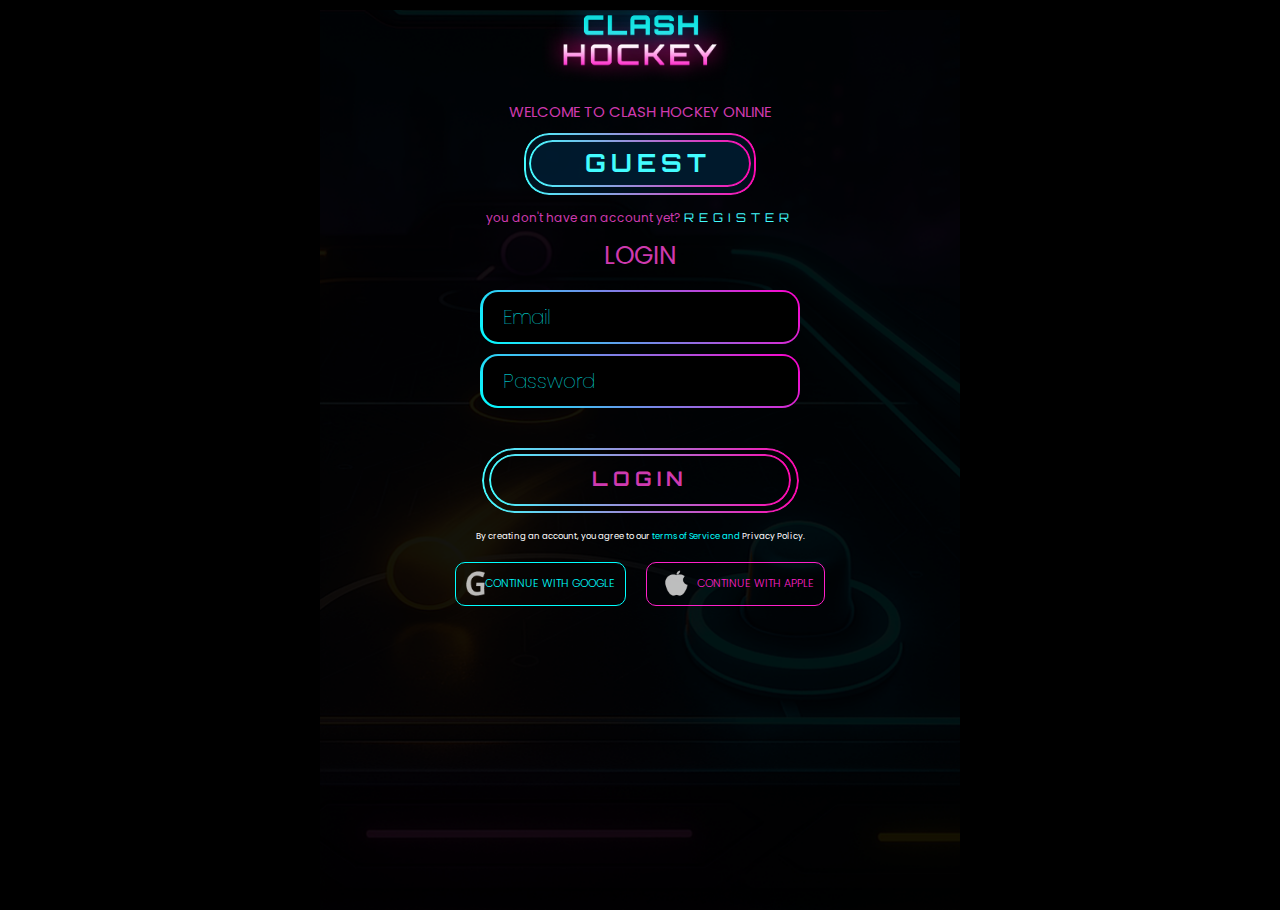
<file: index.html>
<!DOCTYPE html>
<html lang="en">

<head>
    <meta charset="UTF-8">
    <meta name="viewport" content="width=device-width, initial-scale=1.0">
    <title>Index</title>
    <link rel="stylesheet" href="css/index.css">
    <link rel="stylesheet" href="css/onboard.css">
    <link rel="preconnect" href="https://fonts.googleapis.com">
    <link rel="preconnect" href="https://fonts.gstatic.com" crossorigin>
    <link
        href="https://fonts.googleapis.com/css2?family=Poppins:ital,wght@0,100;0,200;0,300;0,400;0,500;0,600;0,700;0,800;0,900;1,100;1,200;1,300;1,400;1,500;1,600;1,700;1,800;1,900&display=swap"
        rel="stylesheet">

    <link rel="preconnect" href="https://fonts.googleapis.com">
    <link rel="preconnect" href="https://fonts.gstatic.com" crossorigin>
    <link href="https://fonts.googleapis.com/css2?family=Orbitron:wght@400..900&display=swap" rel="stylesheet">
</head>

<body>
    <div class="background-login-register">
        <div class="clash-hockey orbitron-700">
            <div class="logo">
                <img class="clash" src="assets/image/CLASH@2x.png" alt="">
                <img class="hockey" src="assets/image/HOCKEY.png" alt="">
            </div>
        </div>
        <div class="main">
            <p class="text poppins-regular">WELCOME TO CLASH HOCKEY ONLINE</p>
            <div class="rectangle">
                <div class="rectangle-14"></div>
                <div class="rectangle-15"></div>
                <p class="guest orbitron-700">GUEST</p>
            </div>
            <p style="font-size: 12px;" class="text-bottom poppins-regular">you don't have an account yet?
                <a href="register.html" style="color: #43FCFF;" class="register orbitron-400"> REGISTER</a>
            </p>
        </div>
        <div class="login">
            <p class="poppins-regular login-text">LOGIN</p>
            <div class="input-container">
                <div class="gradient-border">
                    <input class="poppins-thin" type="text" placeholder="Email">
                </div>
                <div class="gradient-border">
                    <input class="poppins-thin" type="password" placeholder="Password">
                </div>
            </div>
            <div class="button-login">
                <div class="rectangle-19"></div>
                <div class="rectangle-20"></div>
                <a href="main.html" class="orbitron-700">LOGIN</a>
            </div>
            <p class="term poppins-regular">By creating an account, you agree to our <a>terms of Service and</a> Privacy
                Policy.</p>
        </div>
        <div class="buttons">
            <button class="google">
                <img src="assets/image/G.png" alt="">
                <p class="poppins-light">CONTINUE WITH GOOGLE</p>
            </button>
            <button class="apple">
                <img src="assets/image/apple-7446229_1280-removebg-preview 2.png" alt="">
                <p class="poppins-light">CONTINUE WITH APPLE</p>
            </button>
        </div>
    </div>
</body>

</html>
</file>
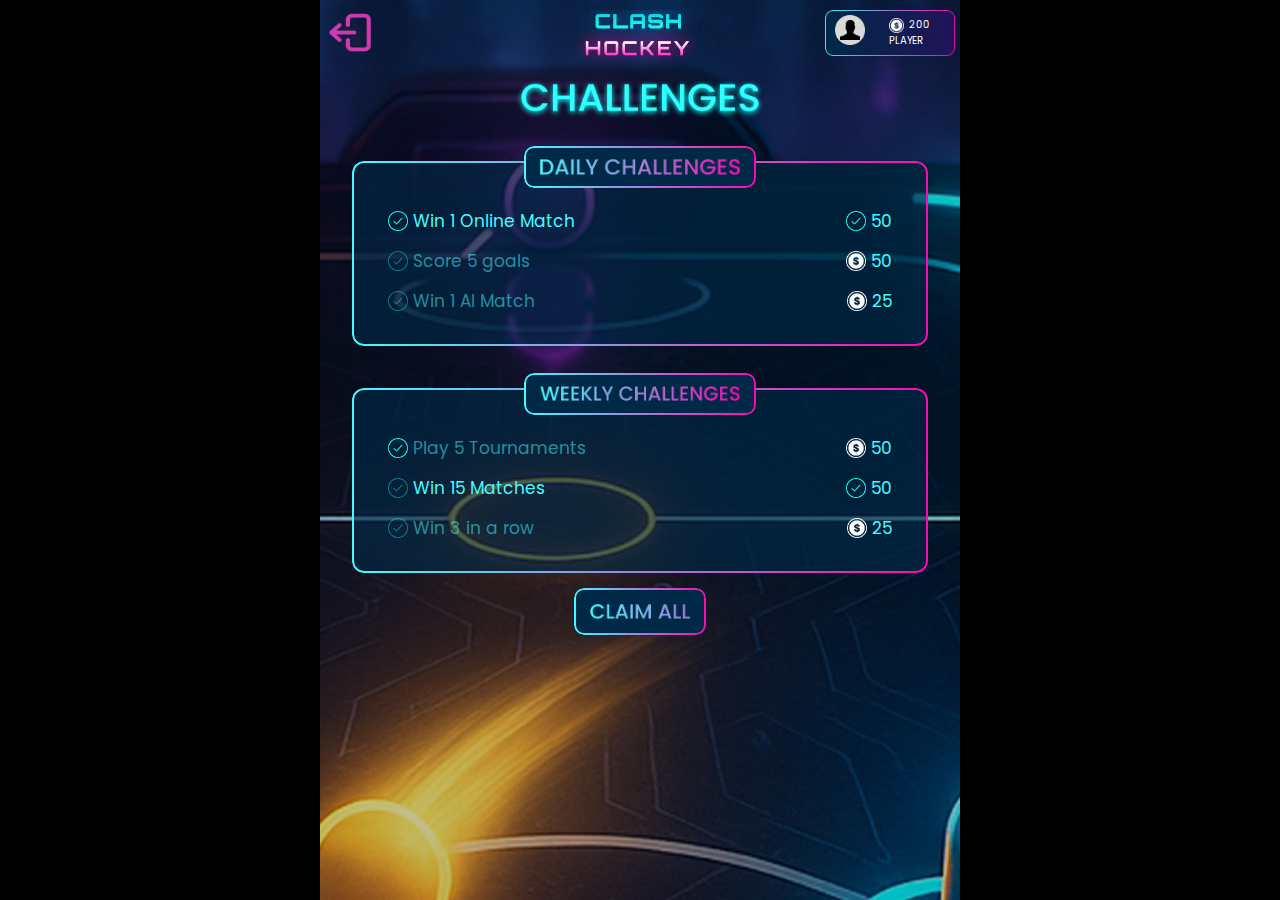
<file: challenges.html>
<!DOCTYPE html>
<html lang="en">

<head>
    <meta charset="UTF-8">
    <meta name="viewport" content="width=device-width, initial-scale=1.0">
    <title>Challenges</title>
    <link rel="stylesheet" href="css/index.css">
    <link rel="stylesheet" href="css/challenges.css">
    <link rel="preconnect" href="https://fonts.googleapis.com">
    <link rel="preconnect" href="https://fonts.gstatic.com" crossorigin>
    <link
        href="https://fonts.googleapis.com/css2?family=Poppins:ital,wght@0,100;0,200;0,300;0,400;0,500;0,600;0,700;0,800;0,900;1,100;1,200;1,300;1,400;1,500;1,600;1,700;1,800;1,900&display=swap"
        rel="stylesheet">

    <link rel="preconnect" href="https://fonts.googleapis.com">
    <link rel="preconnect" href="https://fonts.gstatic.com" crossorigin>
    <link href="https://fonts.googleapis.com/css2?family=Orbitron:wght@400..900&display=swap" rel="stylesheet">
</head>

<body>
    <div class="background-login-register">
        <div class="header">
            <img onclick="window.location.href='main.html'" class="arrow" src="assets/image/arrow.png" alt="">
            <div class="clash-hockey orbitron-700">
                <div class="logo">
                    <img class="clash" src="assets/image/CLASH@2x.png" alt="">
                    <img class="hockey" src="assets/image/HOCKEY.png" alt="">
                </div>
            </div>
            <div class="rectangle-21">
                <div class="elipse">
                    <div class="male"></div>
                </div>
                <div class="point poppins-regular">
                    <span>
                        <img src="assets/image/dollar-coin-solid-icon (1) 4.png" alt="">
                        <p>200</p>
                    </span>
                    <p class="player-top">PLAYER</p>
                </div>
            </div>
        </div>
        <div class="main">
            <img src="assets/image/CHALLENGES.png" alt="">
        </div>
        <div style="position: relative; top: -40px;">
            <div class="rectangle-28">
                <img src="assets/image/DAILY CHALLENGES.png" alt="">
            </div>
            <div class="rounded-rectangle poppins-regular">
                <div class="list">
                    <div>
                        <img src="assets/image/check-mark-circle-line-icon 1.png" alt="">
                        <p class="claimed">Win 1 Online Match</p>
                    </div>
                    <div>
                        <img src="assets/image/check-mark-circle-line-icon 1.png" alt="">
                        <p class="claimed">50</p>
                    </div>
                </div>
                <div class="list">
                    <div class="blur">
                        <img src="assets/image/check-mark-circle-line-icon 3.png" alt="">
                        <p>Score 5 goals</p>
                    </div>
                    <div>
                        <img src="assets/image/dollar-coin-solid-icon (1) 4.png" alt="">
                        <p class="claimed">50</p>
                    </div>
                </div>
                <div class="list">
                    <div ">
                                <img src=" assets/image/check-mark-circle-line-icon 3.png" alt="">
                        <p class="blur">Win 1 AI Match</p>
                    </div>
                    <div>
                        <img src="assets/image/dollar-coin-solid-icon (1) 4.png" alt="">
                        <p class="claimed">25</p>
                    </div>
                </div>
            </div>
        </div>
        <div style="position: relative; top: -40px;">
            <div class="rectangle-28">
                <img src="assets/image/WEEKLY CHALLENGES.png" alt="">
            </div>
            <div class="rounded-rectangle poppins-regular">
                <div class="list">
                    <div>
                        <img src="assets/image/check-mark-circle-line-icon 1.png" alt="">
                        <p class="blur">Play 5 Tournaments</p>
                    </div>
                    <div>
                        <img src="assets/image/dollar-coin-solid-icon (1) 4.png" alt="">
                        <p class="claimed">50</p>
                    </div>
                </div>
                <div class="list">
                    <div class="blur">
                        <img src="assets/image/check-mark-circle-line-icon 3.png" alt="">
                        <p class="claimed">Win 15 Matches</p>
                    </div>
                    <div>
                        <img src="assets/image/check-mark-circle-line-icon 1.png" alt="">
                        <p class="claimed">50</p>
                    </div>
                </div>
                <div class="list">
                    <div>
                        <img src=" assets/image/check-mark-circle-line-icon 3.png" alt="">
                        <p class="blur">Win 3 in a row</p>
                    </div>
                    <div>
                        <img src="assets/image/dollar-coin-solid-icon (1) 4.png" alt="">
                        <p class="claimed">25</p>
                    </div>
                </div>
            </div>
        </div>
        <div class="button-claim-all">
            <img src="assets/image/CLAIM ALL.png" alt="">
        </div>
    </div>
</body>

</html>
</file>
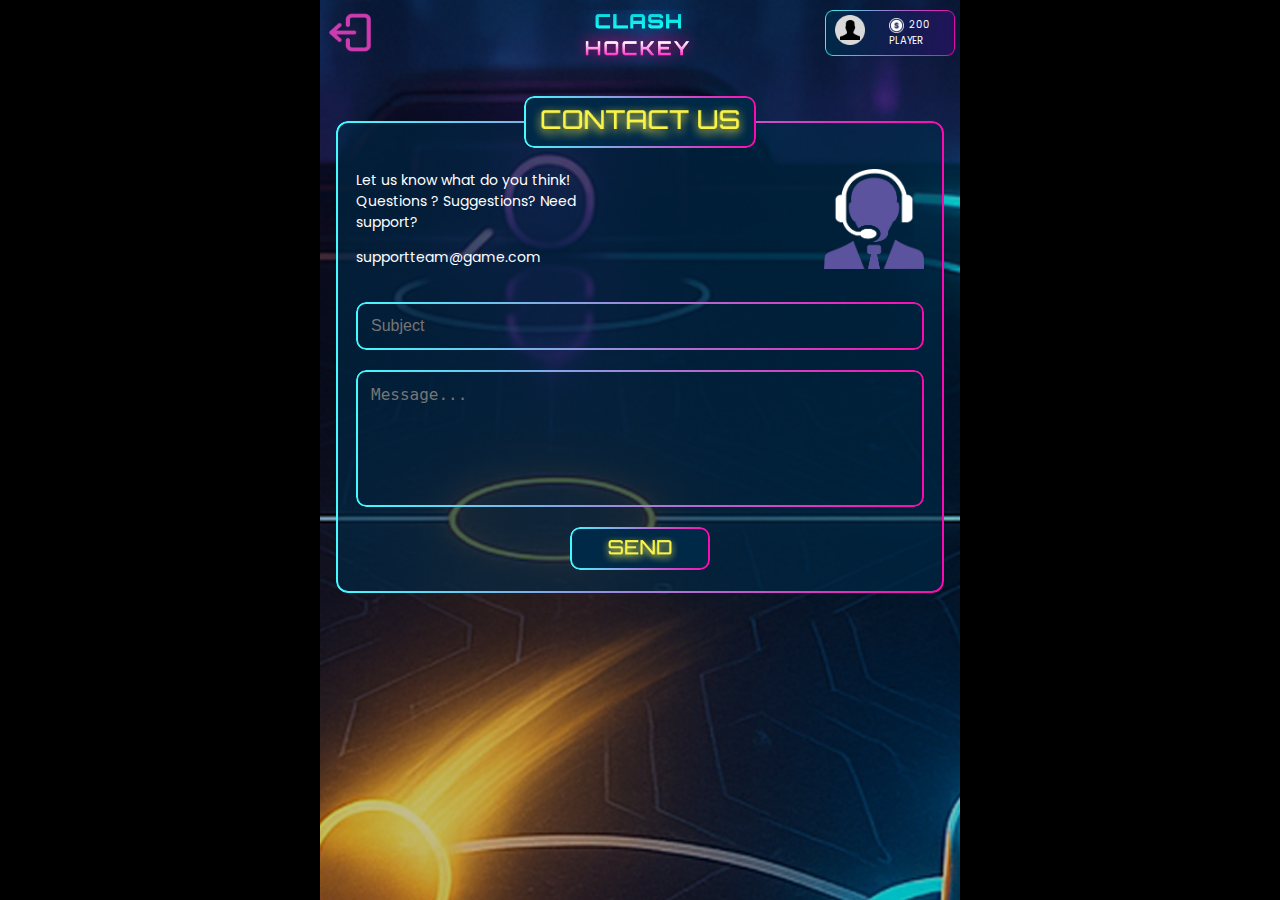
<file: contact-us.html>
<!DOCTYPE html>
<html lang="en">

<head>
    <meta charset="UTF-8">
    <meta name="viewport" content="width=device-width, initial-scale=1.0">
    <title>Contact Us</title>
    <link rel="stylesheet" href="css/index.css">
    <link rel="stylesheet" href="css/contact-us.css">
    <link rel="preconnect" href="https://fonts.googleapis.com">
    <link rel="preconnect" href="https://fonts.gstatic.com" crossorigin>
    <link
        href="https://fonts.googleapis.com/css2?family=Poppins:ital,wght@0,100;0,200;0,300;0,400;0,500;0,600;0,700;0,800;0,900;1,100;1,200;1,300;1,400;1,500;1,600;1,700;1,800;1,900&display=swap"
        rel="stylesheet">

    <link rel="preconnect" href="https://fonts.googleapis.com">
    <link rel="preconnect" href="https://fonts.gstatic.com" crossorigin>
    <link href="https://fonts.googleapis.com/css2?family=Orbitron:wght@400..900&display=swap" rel="stylesheet">
</head>

<body>
    <div class="background-login-register">
        <div class="header">
            <img onclick="window.location.href='main.html'" class="arrow" src="assets/image/arrow.png" alt="">
            <div class="clash-hockey orbitron-700">
                <div class="logo">
                    <img class="clash" src="assets/image/CLASH@2x.png" alt="">
                    <img class="hockey" src="assets/image/HOCKEY.png" alt="">
                </div>
            </div>
            <div class="rectangle-21">
                <div class="elipse">
                    <div class="male"></div>
                </div>
                <div class="point poppins-regular">
                    <span>
                        <img src="assets/image/dollar-coin-solid-icon (1) 4.png" alt="">
                        <p>200</p>
                    </span>
                    <p class="player-top">PLAYER</p>
                </div>
            </div>
        </div>
        <div>
            <div class="rectangle-28">
                <img src="assets/image/CONTACT US.png" alt="">
            </div>
            <div class="rounded-rectangle poppins-regular">
                <div class="top">
                    <div>
                        <p>Let us know what do you think! <br> Questions ? Suggestions? Need <br> support?</p>
                        <p>supportteam@game.com</p>
                    </div>
                    <img src="assets/image/Group 5.png" alt="">
                </div>
                <div class="mid">
                    <div class="gradient-border">
                        <input type="text" placeholder="Subject">
                    </div>
                    <div class="gradient-border">
                        <textarea placeholder="Message..."></textarea>
                    </div>
                </div>
                <div class="bottom">
                    <button class="gradient-button">
                        <img src="assets/image/SEND.png" alt="">
                    </button>
                </div>
            </div>
        </div>
    </div>
</body>

</html>
</file>
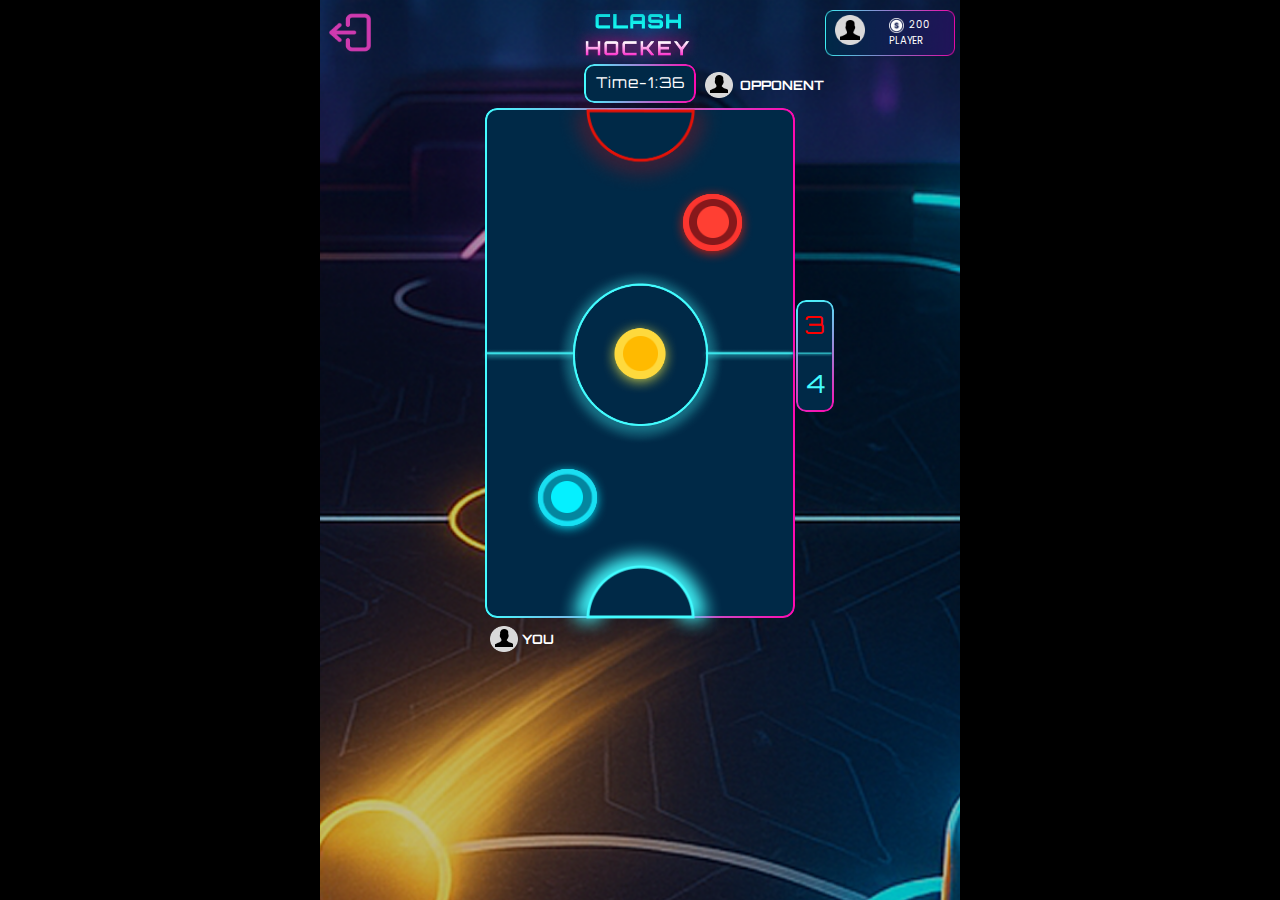
<file: game-play.html>
<!DOCTYPE html>
<html lang="en">

<head>
    <meta charset="UTF-8">
    <meta name="viewport" content="width=device-width, initial-scale=1.0">
    <title>Game Play</title>
    <link rel="stylesheet" href="css/index.css">
    <link rel="stylesheet" href="css/game-play.css">
    <link rel="preconnect" href="https://fonts.googleapis.com">
    <link rel="preconnect" href="https://fonts.gstatic.com" crossorigin>
    <link
        href="https://fonts.googleapis.com/css2?family=Poppins:ital,wght@0,100;0,200;0,300;0,400;0,500;0,600;0,700;0,800;0,900;1,100;1,200;1,300;1,400;1,500;1,600;1,700;1,800;1,900&display=swap"
        rel="stylesheet">

    <link rel="preconnect" href="https://fonts.googleapis.com">
    <link rel="preconnect" href="https://fonts.gstatic.com" crossorigin>
    <link href="https://fonts.googleapis.com/css2?family=Orbitron:wght@400..900&display=swap" rel="stylesheet">
</head>

<body>
    <div class="background-login-register">
        <div class="header">
            <img class="arrow" src="assets/image/arrow.png" alt="">
            <div class="clash-hockey orbitron-700">
                <div class="logo">
                    <img class="clash" src="assets/image/CLASH@2x.png" alt="">
                    <img class="hockey" src="assets/image/HOCKEY.png" alt="">
                </div>
            </div>
            <div class="rectangle-21">
                <div class="elipse">
                    <div class="male"></div>
                </div>
                <div class="point poppins-regular">
                    <span>
                        <img src="assets/image/dollar-coin-solid-icon (1) 4.png" alt="">
                        <p>200</p>
                    </span>
                    <p class="player">PLAYER</p>
                </div>
            </div>
        </div>
        <div class="rectangle-1 orbitron-400">
            <p>Time-1:36</p>
        </div>
        <div class="rectangle-2">
            <img class="line-26" src="assets/image/Line 26.png" alt="">
            <img class="line-27" src="assets/image/Line 26.png" alt="">
            <img class="ellipse-21" src="assets/image/Ellipse 21.png" alt="">
            <img class="ellipse-12" src="assets/image/Ellipse 12.png" alt="">
            <img class="ellipse-22" src="assets/image/Ellipse 22.png" alt="">
            <img class="ellipse-15" src="assets/image/Ellipse 15.png" alt="">
            <img class="ellipse-17" src="assets/image/Ellipse 17.png" alt="">
            <img class="ellipse-16" src="assets/image/Ellipse 16.png" alt="">
            <img class="ellipse-18" src="assets/image/Ellipse 18.png" alt="">
            <img class="ellipse-19" src="assets/image/Ellipse 19.png" alt="">
            <img class="ellipse-20" src="assets/image/Ellipse 20.png" alt="">
            <img class="ellipse-13" src="assets/image/Ellipse 13.png" alt="">
            <img class="ellipse-14" src="assets/image/Ellipse 14.png" alt="">
            <div class="opponents-icon">
                <img class="ellipse-23-opponents" src="assets/image/Ellipse 23.png" alt="">
                <img class="ellipse-male-opponents" src="assets/image/male-icon 5.png" alt="">
                <p class="orbitron-700">OPPONENT</p>
            </div>
            <div class="you-icon">
                <img class="ellipse-23-opponents" src="assets/image/Ellipse 23.png" alt="">
                <img class="ellipse-male-opponents" src="assets/image/male-icon 5.png" alt="">
                <p class="orbitron-700">YOU</p>
            </div>
            <div class="rectangle-3">
                <p class="opponent-score orbitron-400">3</p>
                <img class="line-score" src="assets/image/Line 26.png" alt="">
                <p class="your-score orbitron-400">4</p>
            </div>
        </div>
    </div>
</body>

</html>
</file>
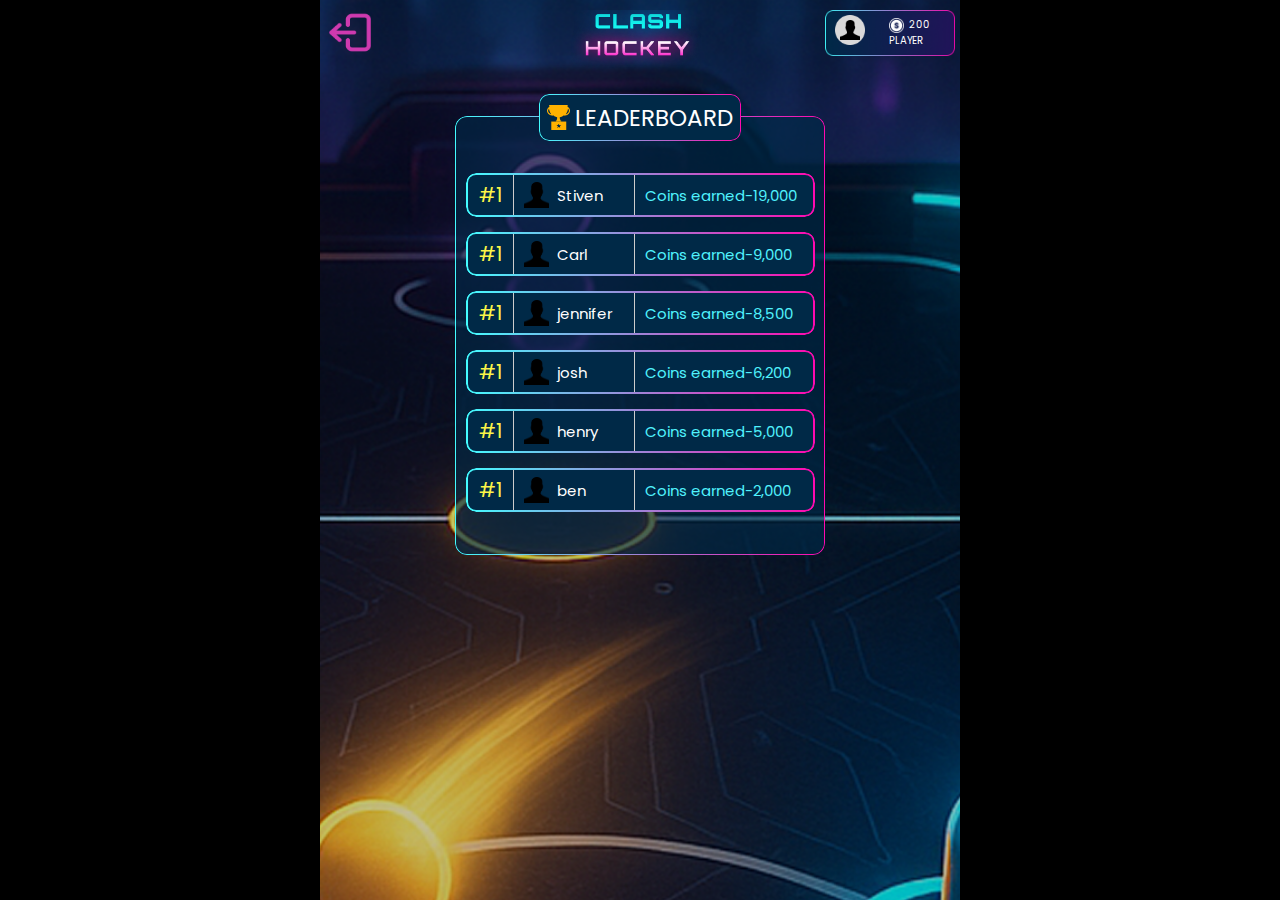
<file: leaderboard.html>
<!DOCTYPE html>
<html lang="en">

<head>
    <meta charset="UTF-8">
    <meta name="viewport" content="width=device-width, initial-scale=1.0">
    <title>Shop</title>
    <link rel="stylesheet" href="css/index.css">
    <link rel="stylesheet" href="css/leaderboard.css">
    <link rel="preconnect" href="https://fonts.googleapis.com">
    <link rel="preconnect" href="https://fonts.gstatic.com" crossorigin>
    <link
        href="https://fonts.googleapis.com/css2?family=Poppins:ital,wght@0,100;0,200;0,300;0,400;0,500;0,600;0,700;0,800;0,900;1,100;1,200;1,300;1,400;1,500;1,600;1,700;1,800;1,900&display=swap"
        rel="stylesheet">

    <link rel="preconnect" href="https://fonts.googleapis.com">
    <link rel="preconnect" href="https://fonts.gstatic.com" crossorigin>
    <link href="https://fonts.googleapis.com/css2?family=Orbitron:wght@400..900&display=swap" rel="stylesheet">
</head>

<body>
    <div class="background-login-register">
        <div class="header">
            <img onclick="window.location.href='main.html'" class="arrow" src="assets/image/arrow.png" alt="">
            <div class="clash-hockey orbitron-700">
                <div class="logo">
                    <img class="clash" src="assets/image/CLASH@2x.png" alt="">
                    <img class="hockey" src="assets/image/HOCKEY.png" alt="">
                </div>
            </div>
            <div class="rectangle-21">
                <div class="elipse">
                    <div class="male"></div>
                </div>
                <div class="point poppins-regular">
                    <span>
                        <img src="assets/image/dollar-coin-solid-icon (1) 4.png" alt="">
                        <p>200</p>
                    </span>
                    <p class="player-top">PLAYER</p>
                </div>
            </div>
        </div>
        <div>
            <div class="rectangle-28">
                <img class="icon" src="assets/image/winning-cup-icon 1.png" alt="">
                <p class="leaderboard poppins-regular">LEADERBOARD</p>
            </div>
            <div class="rounded-rectangle poppins-regular">
                <div class="player">
                    <div class="item1">#1</div>
                    <div class="item2">
                        <img src="assets/image/male-icon 5.png" alt="">
                        <p>Stiven</p>
                    </div>
                    <div class="item3">Coins earned-19,000</div>
                </div>
                <div class="player">
                    <div class="item1">#1</div>
                    <div class="item2">
                        <img src="assets/image/male-icon 5.png" alt="">
                        <p>Carl</p>
                    </div>
                    <div class="item3">Coins earned-9,000</div>
                </div>
                <div class="player">
                    <div class="item1">#1</div>
                    <div class="item2">
                        <img src="assets/image/male-icon 5.png" alt="">
                        <p>jennifer</p>
                    </div>
                    <div class="item3">Coins earned-8,500</div>
                </div>
                <div class="player">
                    <div class="item1">#1</div>
                    <div class="item2">
                        <img src="assets/image/male-icon 5.png" alt="">
                        <p>josh</p>
                    </div>
                    <div class="item3">Coins earned-6,200</div>
                </div>
                <div class="player">
                    <div class="item1">#1</div>
                    <div class="item2">
                        <img src="assets/image/male-icon 5.png" alt="">
                        <p>henry</p>
                    </div>
                    <div class="item3">Coins earned-5,000</div>
                </div>
                <div class="player">
                    <div class="item1">#1</div>
                    <div class="item2">
                        <img src="assets/image/male-icon 5.png" alt="">
                        <p>ben</p>
                    </div>
                    <div class="item3">Coins earned-2,000</div>
                </div>
            </div>
        </div>
    </div>
</body>

</html>
</file>
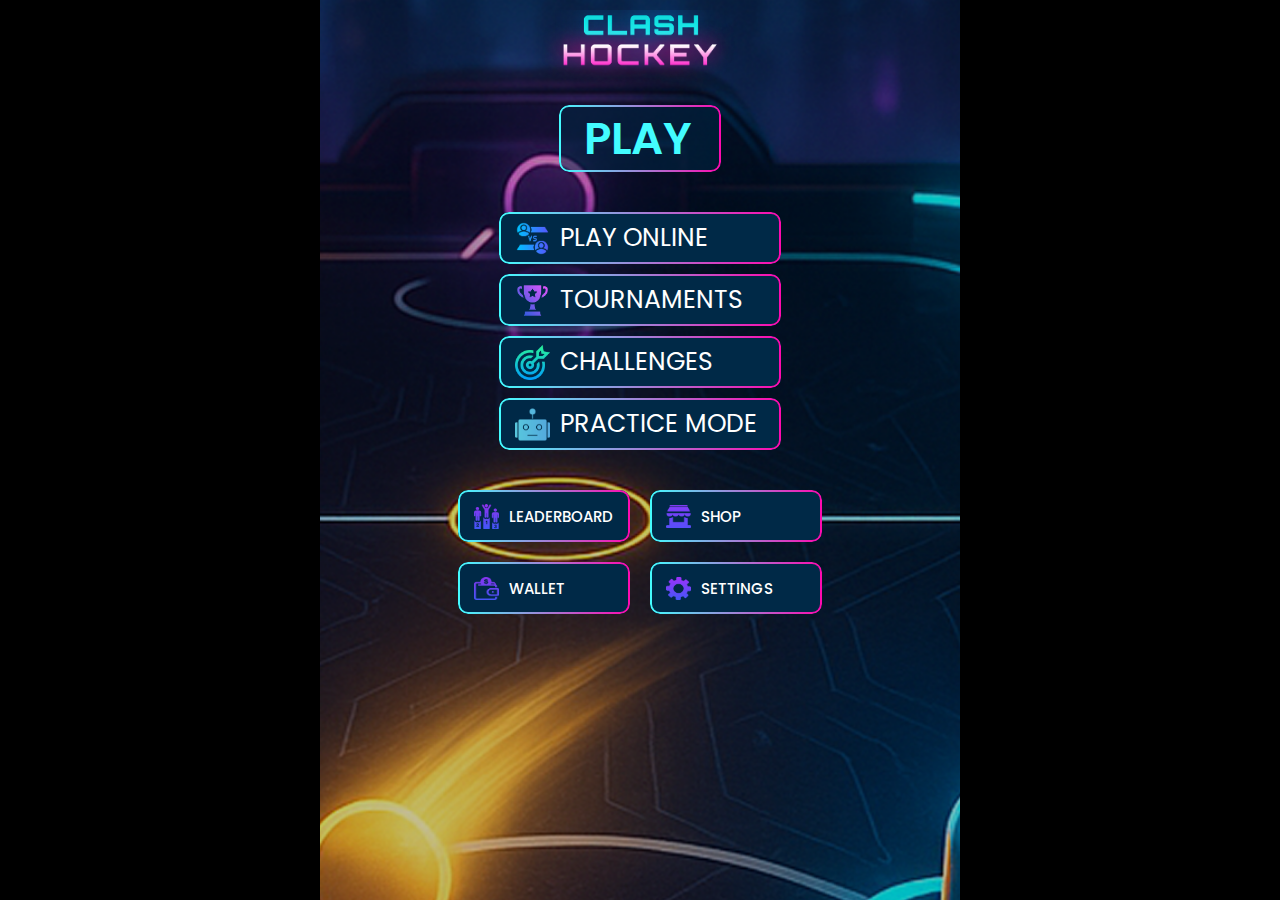
<file: main.html>
<!DOCTYPE html>
<html lang="en">

<head>
    <meta charset="UTF-8">
    <meta name="viewport" content="width=device-width, initial-scale=1.0">
    <title>Main</title>
    <link rel="stylesheet" href="css/index.css">
    <link rel="stylesheet" href="css/main.css">
    <link rel="preconnect" href="https://fonts.googleapis.com">
    <link rel="preconnect" href="https://fonts.gstatic.com" crossorigin>
    <link
        href="https://fonts.googleapis.com/css2?family=Poppins:ital,wght@0,100;0,200;0,300;0,400;0,500;0,600;0,700;0,800;0,900;1,100;1,200;1,300;1,400;1,500;1,600;1,700;1,800;1,900&display=swap"
        rel="stylesheet">

    <link rel="preconnect" href="https://fonts.googleapis.com">
    <link rel="preconnect" href="https://fonts.gstatic.com" crossorigin>
    <link href="https://fonts.googleapis.com/css2?family=Orbitron:wght@400..900&display=swap" rel="stylesheet">
</head>

<body>
    <div class="background-login-register">
        <div class="clash-hockey orbitron-700">
            <div class="logo">
                <img class="clash" src="assets/image/CLASH@2x.png" alt="">
                <img class="hockey" src="assets/image/HOCKEY.png" alt="">
            </div>
        </div>
        <div onclick="window.location.href='game-play.html'" class="rectangle-1">
            <p class="play poppins-semibold">PLAY</p>
        </div>
        <div class="card-container">
            <div onclick="window.location.href='game-play.html'" class="rectangle-2">
                <img src="assets/image/vs (1) 1.png" alt="">
                <p class="poppins-regular">PLAY ONLINE</p>
            </div>
            <div onclick="window.location.href='tournaments.html'" class="rectangle-2">
                <img src="assets/image/trophy 1.png" alt="">
                <p class="poppins-regular">TOURNAMENTS</p>
            </div>
            <div onclick="window.location.href='challenges.html'" class="rectangle-2">
                <img src="assets/image/target 1.png" alt="">
                <p class="poppins-regular">CHALLENGES</p>
            </div>
            <div class="rectangle-2">
                <img src="assets/image/robot (1) 1.png" alt="">
                <p class="poppins-regular">PRACTICE MODE</p>
            </div>
        </div>
        <div class="menu poppins-medium">
            <div class="rectangle-3" onclick="window.location.href='leaderboard.html'">
                <img src="assets/image/competition-icon 1.png" alt="">
                <p>LEADERBOARD</p>
            </div>
            <div class="rectangle-3" onclick="window.location.href='shop.html'">
                <img src=" assets/image/shop-icon 1.png" alt="">
                <p>SHOP</p>
            </div>
            <div class="rectangle-3" onclick=" window.location.href='wallet.html'">
                <img src=" assets/image/saving-icon 1.png" alt="">
                <p>WALLET</p>
            </div>
            <div class="rectangle-3" onclick=" window.location.href='settings.html'">
                <img src=" assets/image/Group.png" alt="">
                <p>SETTINGS</p>
            </div>
        </div>
    </div>
</body>

</html>
</file>
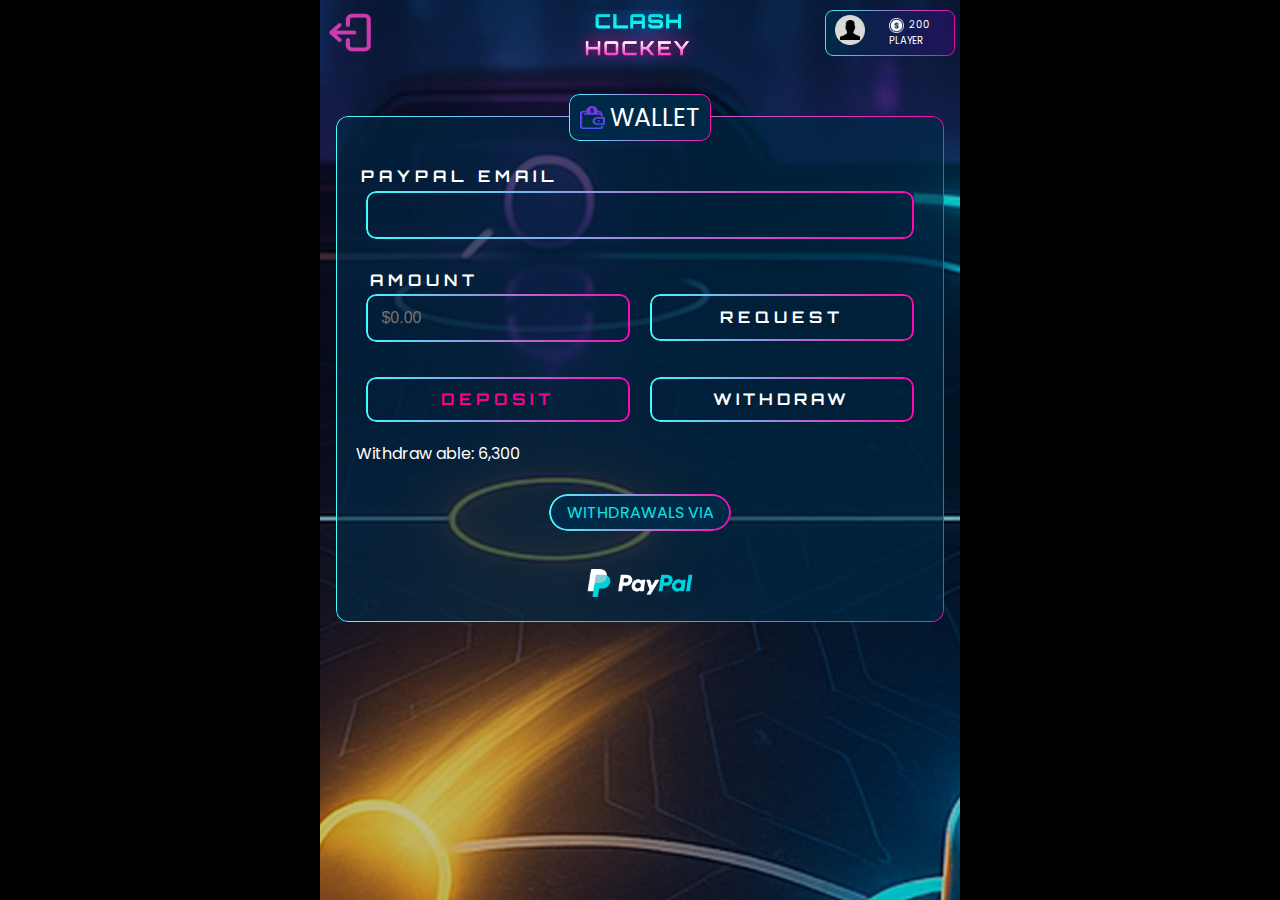
<file: paypal.html>
<!DOCTYPE html>
<html lang="en">

<head>
    <meta charset="UTF-8">
    <meta name="viewport" content="width=device-width, initial-scale=1.0">
    <title>Paypal</title>
    <link rel="stylesheet" href="css/index.css">
    <link rel="stylesheet" href="css/paypal.css">
    <link rel="preconnect" href="https://fonts.googleapis.com">
    <link rel="preconnect" href="https://fonts.gstatic.com" crossorigin>
    <link
        href="https://fonts.googleapis.com/css2?family=Poppins:ital,wght@0,100;0,200;0,300;0,400;0,500;0,600;0,700;0,800;0,900;1,100;1,200;1,300;1,400;1,500;1,600;1,700;1,800;1,900&display=swap"
        rel="stylesheet">

    <link rel="preconnect" href="https://fonts.googleapis.com">
    <link rel="preconnect" href="https://fonts.gstatic.com" crossorigin>
    <link href="https://fonts.googleapis.com/css2?family=Orbitron:wght@400..900&display=swap" rel="stylesheet">
</head>

<body>
    <div class="background-login-register">
        <div class="header">
            <img onclick="window.location.href='main.html'" class="arrow" src="assets/image/arrow.png" alt="">
            <div class="clash-hockey orbitron-700">
                <div class="logo">
                    <img class="clash" src="assets/image/CLASH@2x.png" alt="">
                    <img class="hockey" src="assets/image/HOCKEY.png" alt="">
                </div>
            </div>
            <div class="rectangle-21">
                <div class="elipse">
                    <div class="male"></div>
                </div>
                <div class="point poppins-regular">
                    <span>
                        <img src="assets/image/dollar-coin-solid-icon (1) 4.png" alt="">
                        <p>200</p>
                    </span>
                    <p class="player-top">PLAYER</p>
                </div>
            </div>
        </div>
        <div>
            <div class="rectangle-28">
                <img class="icon" src="assets/image/saving-icon 1.png" alt="">
                <p class="wallet poppins-regular">WALLET</p>
            </div>
            <div class="rounded-rectangle poppins-regular">
                <div class="input-top">
                    <p class="orbitron-700">PAYPAL EMAIL</p>
                    <div class="gradient-border">
                        <input type="text" placeholder="">
                    </div>
                </div>
                <div class="input-mid">
                    <p class="orbitron-700">AMOUNT</p>
                    <div class="gradient-border">
                        <input type="text" placeholder="$0.00">
                    </div>
                    <div class="gradient-border-button orbitron-700">
                        REQUEST
                    </div>
                </div>
                <div class="button-bottom">
                    <div style="color: #FF008C;" class="gradient-button-bottom orbitron-700">
                        DEPOSIT
                    </div>
                    <div style="letter-spacing: 4px;" class="gradient-button-bottom orbitron-700">
                        WITHDRAW
                    </div>
                </div>
                <p class="withdraw-able">Withdraw able: 6,300</p>
                <div class="rectangle-37">
                    <p style="color: #0BE5E7;">WITHDRAWALS VIA</p>
                </div>
                <div class="paypal-img">
                    <img style="width: 150px;" src="assets/image/paypal-icon 1.png" alt="">
                </div>
            </div>
        </div>
    </div>
</body>

</html>
</file>
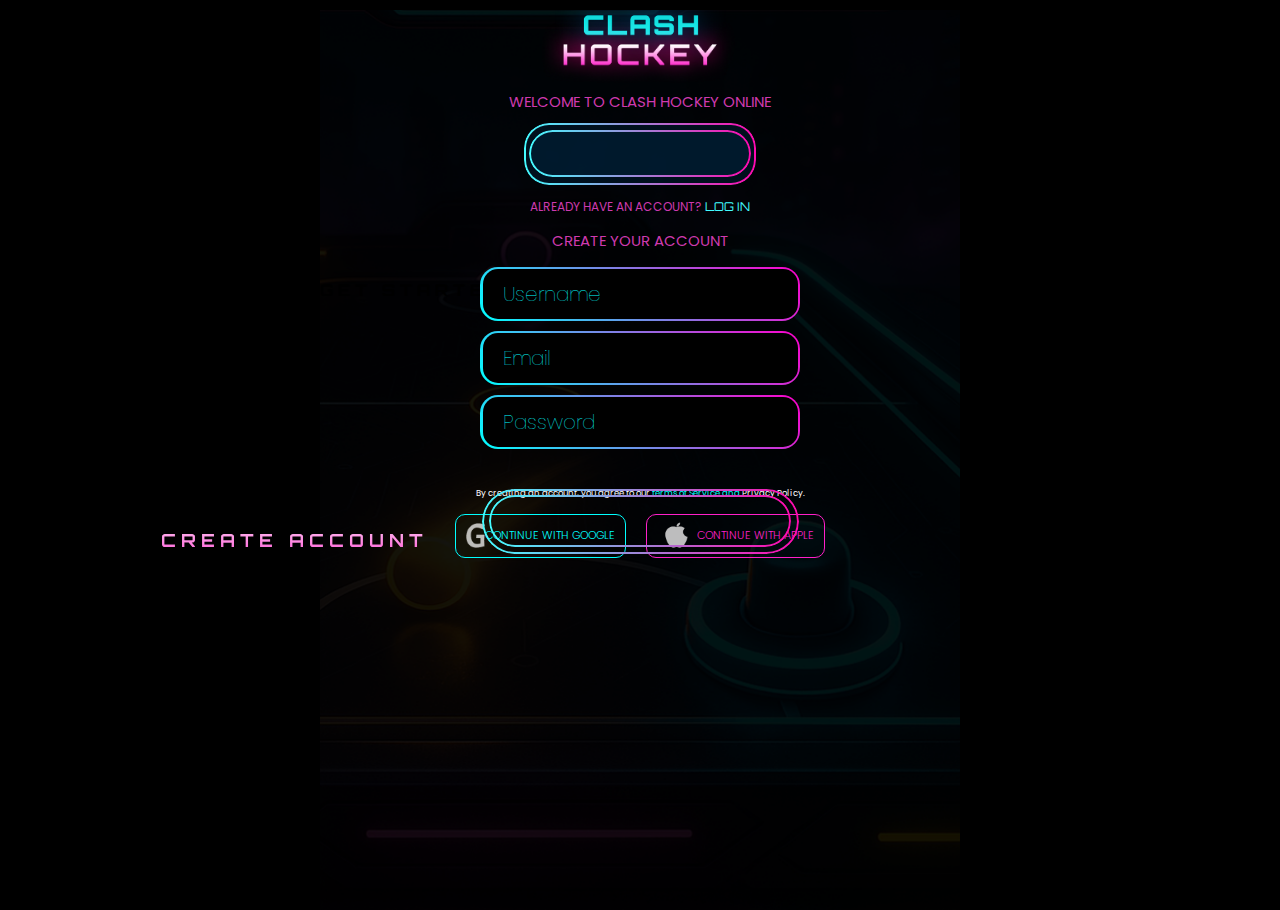
<file: register.html>
<!DOCTYPE html>
<html lang="en">

<head>
    <meta charset="UTF-8">
    <meta name="viewport" content="width=device-width, initial-scale=1.0">
    <title>Register</title>
    <link rel="stylesheet" href="css/index.css">
    <link rel="stylesheet" href="css/onboard.css">
    <link rel="preconnect" href="https://fonts.googleapis.com">
    <link rel="preconnect" href="https://fonts.gstatic.com" crossorigin>
    <link
        href="https://fonts.googleapis.com/css2?family=Poppins:ital,wght@0,100;0,200;0,300;0,400;0,500;0,600;0,700;0,800;0,900;1,100;1,200;1,300;1,400;1,500;1,600;1,700;1,800;1,900&display=swap"
        rel="stylesheet">

    <link rel="preconnect" href="https://fonts.googleapis.com">
    <link rel="preconnect" href="https://fonts.gstatic.com" crossorigin>
    <link href="https://fonts.googleapis.com/css2?family=Orbitron:wght@400..900&display=swap" rel="stylesheet">
</head>

<body>
    <div class="background-login-register">
        <div class="clash-hockey orbitron-700">
            <div class="logo">
                <img class="clash" src="assets/image/CLASH@2x.png" alt="">
                <img class="hockey" src="assets/image/HOCKEY.png" alt="">
            </div>
        </div>
        <div style="margin-top: -10px;" class="main">
            <p class="text poppins-regular">WELCOME TO CLASH HOCKEY ONLINE</p>
            <div class="rectangle">
                <div class="rectangle-14"></div>
                <div class="rectangle-15"></div>
                <p class="get-started orbitron-700">GET STARTED</p>
            </div>
            <p style="font-size: 12px; top: -185px;" class="text-bottom poppins-regular">ALREADY HAVE AN ACCOUNT?
                <a href="index.html" style="color: #43FCFF; letter-spacing: 0px;" class="register orbitron-400"> LOG
                    IN</a>
            </p>
        </div>
        <div style="top: -220px;" class="login">
            <p style="font-size: 15px;" class="poppins-regular login-text">CREATE YOUR ACCOUNT</p>
            <div class="input-container">
                <div class="gradient-border">
                    <input class="poppins-thin" type="text" placeholder="Username">
                </div>
                <div class="gradient-border">
                    <input class="poppins-thin" type="text" placeholder="Email">
                </div>
                <div class="gradient-border">
                    <input class="poppins-thin" type="password" placeholder="Password">
                </div>
            </div>
            <div onclick="window.location.href='main.html'" class="button-register">
                <div class="rectangle-19"></div>
                <div class="rectangle-20"></div>
                <a style="font-size: 18px;" class="orbitron-700">CREATE ACCOUNT</a>
            </div>
            <p style="margin-top: -130px;" class="term poppins-regular">By creating an account, you agree to our
                <a>terms
                    of Service and</a> Privacy
                Policy.
            </p>
        </div>
        <div style="top: -215px;" class="buttons">
            <button class="google">
                <img src="assets/image/G.png" alt="">
                <p class="poppins-light">CONTINUE WITH GOOGLE</p>
            </button>
            <button class="apple">
                <img src="assets/image/apple-7446229_1280-removebg-preview 2.png" alt="">
                <p class="poppins-light">CONTINUE WITH APPLE</p>
            </button>
        </div>
    </div>
</body>

</html>
</file>
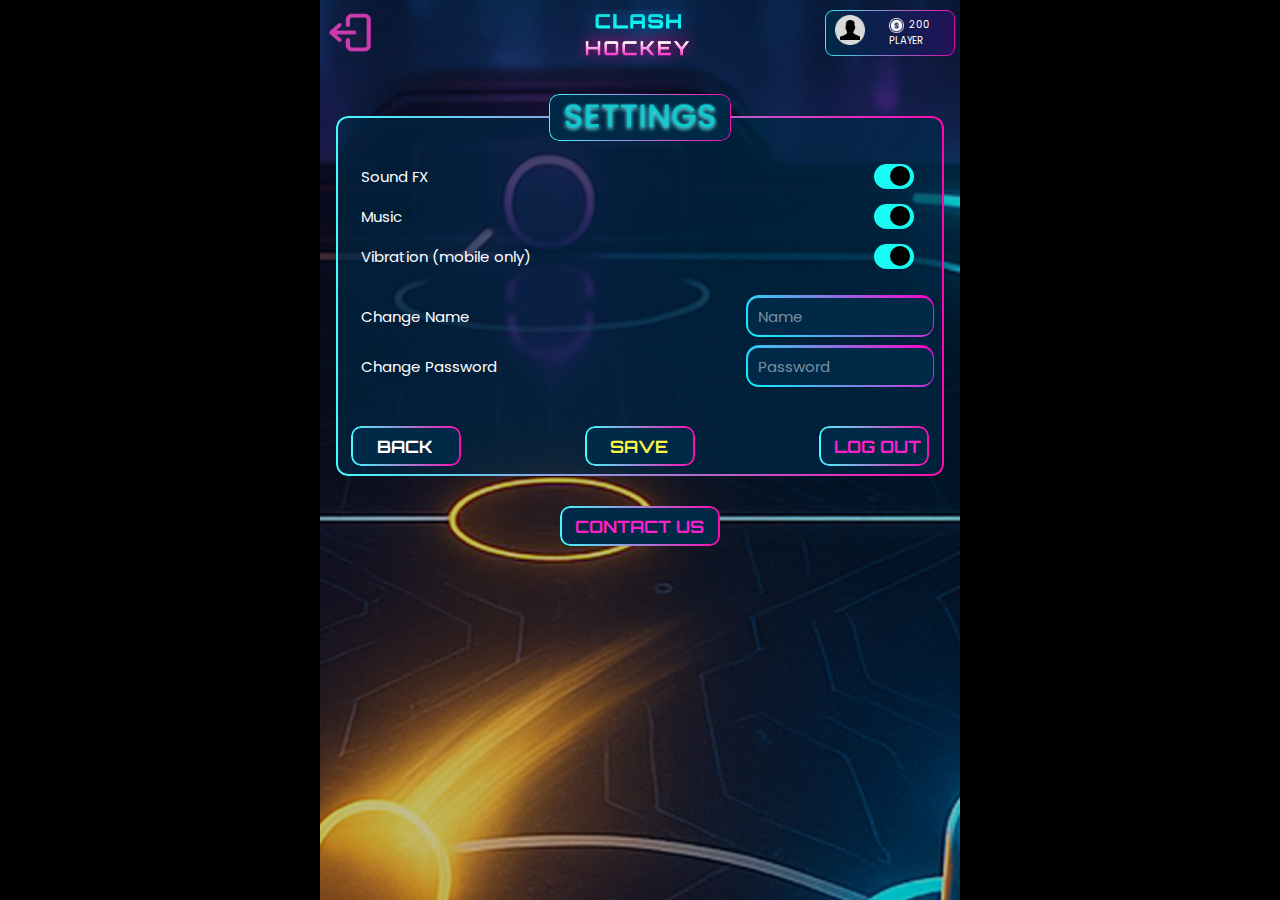
<file: settings.html>
<!DOCTYPE html>
<html lang="en">

<head>
    <meta charset="UTF-8">
    <meta name="viewport" content="width=device-width, initial-scale=1.0">
    <title>Settings</title>
    <link rel="stylesheet" href="css/index.css">
    <link rel="stylesheet" href="css/settings.css">
    <link rel="preconnect" href="https://fonts.googleapis.com">
    <link rel="preconnect" href="https://fonts.gstatic.com" crossorigin>
    <link
        href="https://fonts.googleapis.com/css2?family=Poppins:ital,wght@0,100;0,200;0,300;0,400;0,500;0,600;0,700;0,800;0,900;1,100;1,200;1,300;1,400;1,500;1,600;1,700;1,800;1,900&display=swap"
        rel="stylesheet">

    <link rel="preconnect" href="https://fonts.googleapis.com">
    <link rel="preconnect" href="https://fonts.gstatic.com" crossorigin>
    <link href="https://fonts.googleapis.com/css2?family=Orbitron:wght@400..900&display=swap" rel="stylesheet">
</head>

<body>
    <div class="background-login-register">
        <div class="header">
            <img onclick="window.location.href='main.html'" class="arrow" src="assets/image/arrow.png" alt="">
            <div class="clash-hockey orbitron-700">
                <div class="logo">
                    <img class="clash" src="assets/image/CLASH@2x.png" alt="">
                    <img class="hockey" src="assets/image/HOCKEY.png" alt="">
                </div>
            </div>
            <div class="rectangle-21">
                <div class="elipse">
                    <div class="male"></div>
                </div>
                <div class="point poppins-regular">
                    <span>
                        <img src="assets/image/dollar-coin-solid-icon (1) 4.png" alt="">
                        <p>200</p>
                    </span>
                    <p class="player-top">PLAYER</p>
                </div>
            </div>
        </div>
        <div>
            <div class="rectangle-28">
                <img src="assets/image/SETTINGS.png" alt="">
            </div>
            <div class="rounded-rectangle poppins-regular">
                <div class="list">
                    <div>
                        <p>Sound FX</p>
                    </div>
                    <div>
                        <div class="toggle-wrapper">
                            <label class="toggle">
                                <input type="checkbox" id="customToggle" checked>
                                <span class="slider"></span>
                            </label>
                        </div>
                    </div>
                </div>
                <div class="list">
                    <div>
                        <p>Music</p>
                    </div>
                    <div>
                        <div class="toggle-wrapper">
                            <label class="toggle">
                                <input type="checkbox" id="customToggle" checked>
                                <span class="slider"></span>
                            </label>
                        </div>
                    </div>
                </div>
                <div class="list">
                    <div>
                        <p>Vibration <span>(mobile only)</span></p>
                    </div>
                    <div>
                        <div class="toggle-wrapper">
                            <label class="toggle">
                                <input type="checkbox" id="customToggle" checked>
                                <span class="slider"></span>
                            </label>
                        </div>
                    </div>
                </div>
                <div class="list list-input">
                    <div style="white-space: nowrap; width: 169px;">
                        <p>Change Name</p>
                    </div>
                    <div class="gradient-border">
                        <input class="poppins-regular" type="text" placeholder="Name">
                    </div>
                </div>
                <div class="list">
                    <div style="white-space: nowrap; width: 169px;"">
                        <p>Change Password</p>
                    </div>
                    <div class=" gradient-border">
                        <input class="poppins-regular" type="password" placeholder="Password">
                    </div>
                </div>
                <div class="button-container">
                    <div onclick="window.location.href='main.html'" class="button orbitron-700-button back">
                        <p style="font-size: 17px;">BACK</p>
                    </div>
                    <div class="button orbitron-700-button save">
                        <p style="font-size: 17px;">SAVE</p>
                    </div>
                    <div class="button orbitron-700-button logout">
                        <p style="font-size: 17px;">LOG OUT</p>
                    </div>
                </div>
                <div onclick="window.location.href='contact-us.html'" class="contact-us orbitron-700-button">
                    <p style="font-size: 17px;">CONTACT US</p>
                </div>
            </div>
        </div>
    </div>
</body>

</html>
</file>
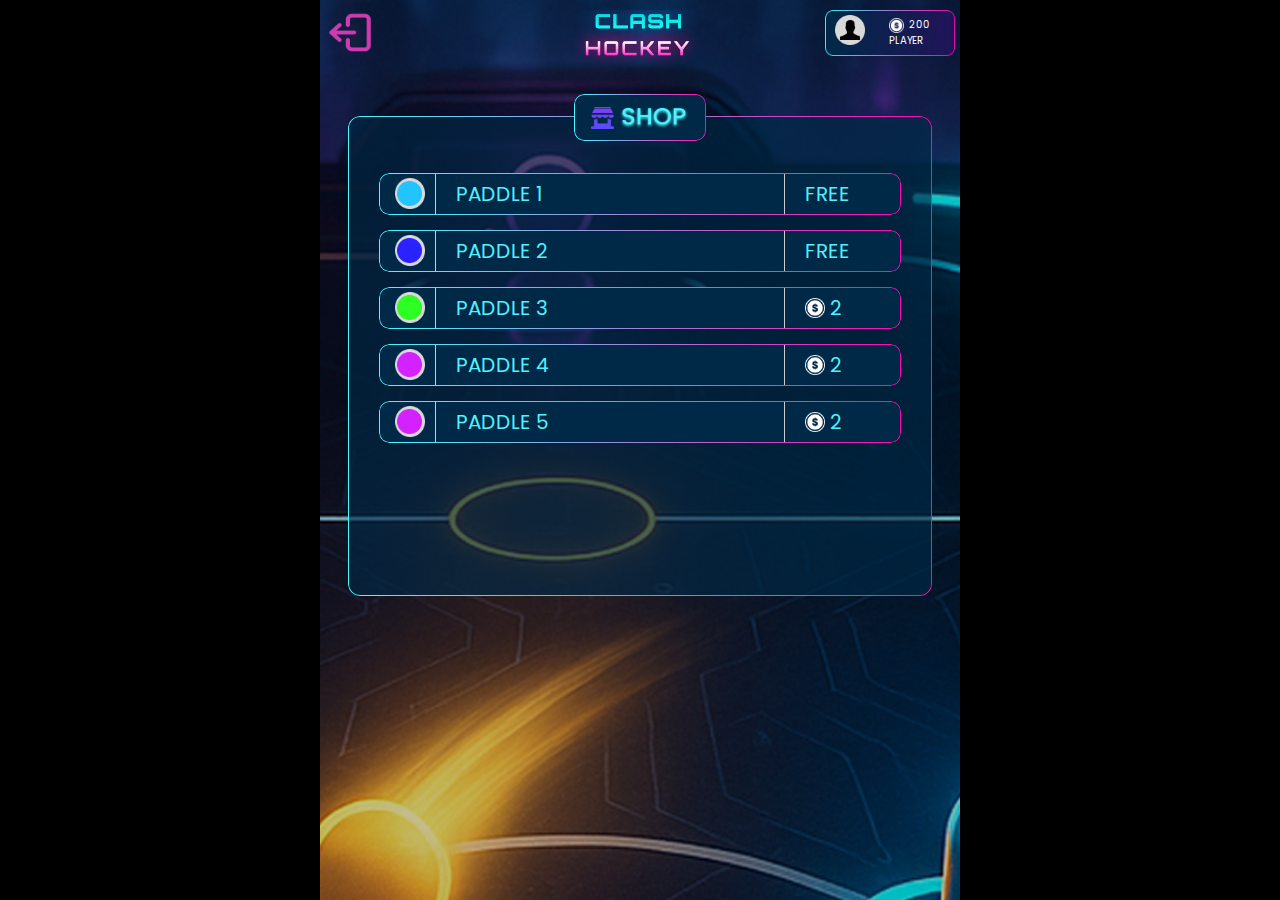
<file: shop.html>
<!DOCTYPE html>
<html lang="en">

<head>
    <meta charset="UTF-8">
    <meta name="viewport" content="width=device-width, initial-scale=1.0">
    <title>Shop</title>
    <link rel="stylesheet" href="css/index.css">
    <link rel="stylesheet" href="css/shop.css">
    <link rel="preconnect" href="https://fonts.googleapis.com">
    <link rel="preconnect" href="https://fonts.gstatic.com" crossorigin>
    <link
        href="https://fonts.googleapis.com/css2?family=Poppins:ital,wght@0,100;0,200;0,300;0,400;0,500;0,600;0,700;0,800;0,900;1,100;1,200;1,300;1,400;1,500;1,600;1,700;1,800;1,900&display=swap"
        rel="stylesheet">

    <link rel="preconnect" href="https://fonts.googleapis.com">
    <link rel="preconnect" href="https://fonts.gstatic.com" crossorigin>
    <link href="https://fonts.googleapis.com/css2?family=Orbitron:wght@400..900&display=swap" rel="stylesheet">
</head>

<body>
    <div class="background-login-register">
        <div class="header">
            <img onclick="window.location.href='main.html'" class="arrow" src="assets/image/arrow.png" alt="">
            <div class="clash-hockey orbitron-700">
                <div class="logo">
                    <img class="clash" src="assets/image/CLASH@2x.png" alt="">
                    <img class="hockey" src="assets/image/HOCKEY.png" alt="">
                </div>
            </div>
            <div class="rectangle-21">
                <div class="elipse">
                    <div class="male"></div>
                </div>
                <div class="point poppins-regular">
                    <span>
                        <img src="assets/image/dollar-coin-solid-icon (1) 4.png" alt="">
                        <p>200</p>
                    </span>
                    <p class="player-top">PLAYER</p>
                </div>
            </div>
        </div>
        <div>
            <div class="rectangle-28">
                <img class="icon" src="assets/image/shop-icon 1.png" alt="">
                <img class="shop" src="assets/image/SHOP.png" alt="">
            </div>
            <div class="rounded-rectangle poppins-regular">
                <div class="player">
                    <div class="item-1">
                        <img style="width: 30px; margin-right: 10px; margin-top: 6px;" src="assets/image/Ellipse 2.png"
                            alt="">
                        <img src="assets/image/Ellipse 3.png"
                            style="position: absolute; width: 25px; left: 18px; top: 8px;" alt="">
                    </div>
                    <div class="item2">
                        <p>PADDLE 1</p>
                    </div>
                    <div class="item3">FREE</div>
                </div>
                <div class="player">
                    <div class="item-1">
                        <img style="width: 30px; margin-right: 10px; margin-top: 6px;" src="assets/image/Ellipse 2.png"
                            alt="">
                        <img src="assets/image/Ellipse 5.png"
                            style="position: absolute; width: 25px; left: 18px; top: 8px;" alt="">
                    </div>
                    <div class="item2">
                        <p>PADDLE 2</p>
                    </div>
                    <div class="item3">FREE</div>
                </div>
                <div class="player">
                    <div class="item-1">
                        <img style="width: 30px; margin-right: 10px; margin-top: 6px;" src="assets/image/Ellipse 2.png"
                            alt="">
                        <img src="assets/image/Ellipse 7.png"
                            style="position: absolute; width: 25px; left: 18px; top: 8px;" alt="">
                    </div>
                    <div class="item2">
                        <p>PADDLE 3</p>
                    </div>
                    <div class="item3" style="display: flex; align-items: center; gap: 5px;">
                        <img class="coin-img" src="assets/image/dollar-coin-solid-icon (1) 4.png" alt="">
                        <p>2</p>
                    </div>
                </div>
                <div class="player">
                    <div class="item-1">
                        <img style="width: 30px; margin-right: 10px; margin-top: 6px;" src="assets/image/Ellipse 2.png"
                            alt="">
                        <img src="assets/image/Ellipse 9.png"
                            style="position: absolute; width: 25px; left: 18px; top: 8px;" alt="">
                    </div>
                    <div class="item2">
                        <p>PADDLE 4</p>
                    </div>
                    <div class="item3" style="display: flex; align-items: center; gap: 5px;">
                        <img class="coin-img" src="assets/image/dollar-coin-solid-icon (1) 4.png" alt="">
                        <p>2</p>
                    </div>
                </div>
                <div class="player">
                    <div class="item-1">
                        <img style="width: 30px; margin-right: 10px; margin-top: 6px;" src="assets/image/Ellipse 2.png"
                            alt="">
                        <img src="assets/image/Ellipse 9.png"
                            style="position: absolute; width: 25px; left: 18px; top: 8px;" alt="">
                    </div>
                    <div class="item2">
                        <p>PADDLE 5</p>
                    </div>
                    <div class="item3" style="display: flex; align-items: center; gap: 5px;">
                        <img class="coin-img" src="assets/image/dollar-coin-solid-icon (1) 4.png" alt="">
                        <p>2</p>
                    </div>
                </div>
            </div>
        </div>
    </div>
</body>

</html>
</file>
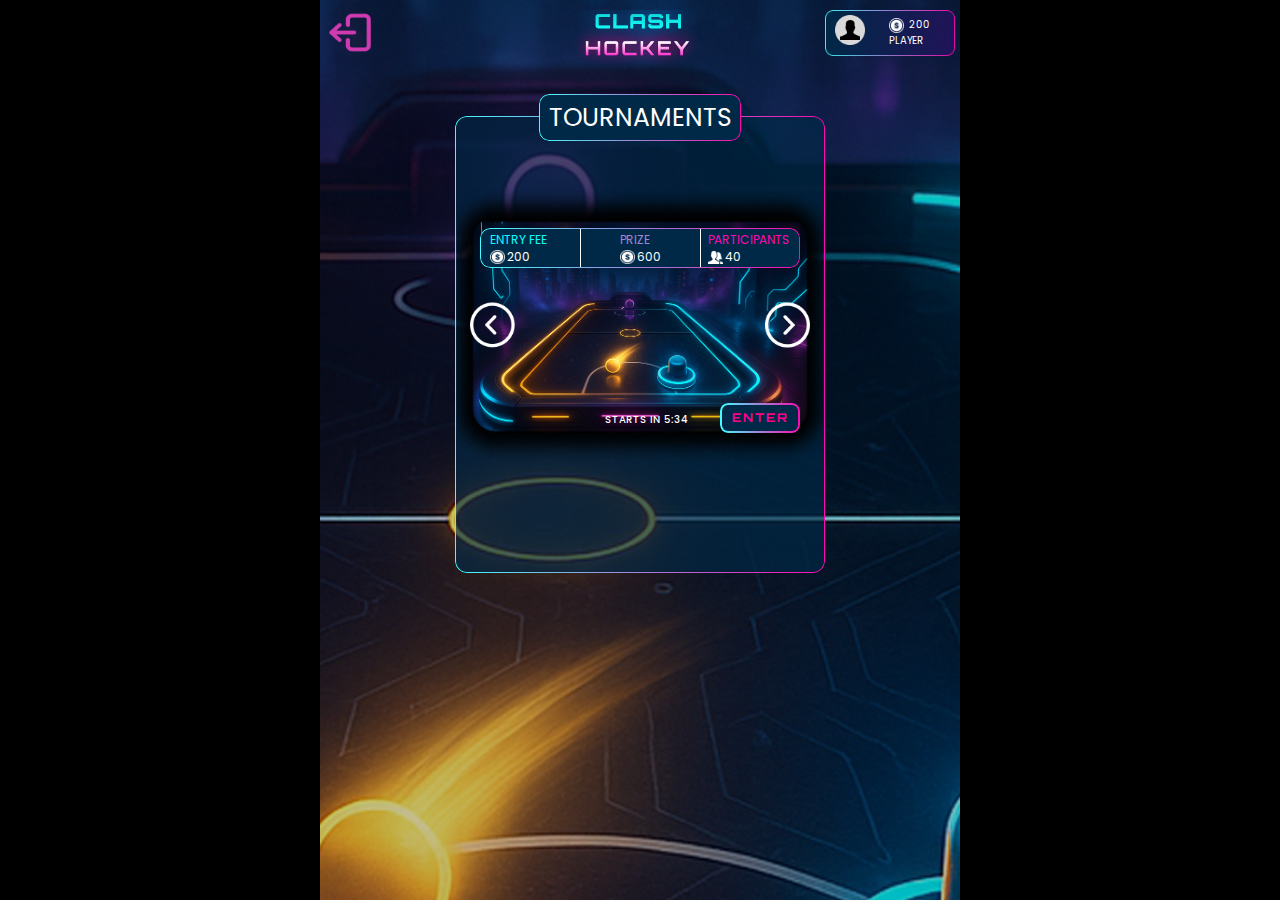
<file: tournaments.html>
<!DOCTYPE html>
<html lang="en">

<head>
    <meta charset="UTF-8">
    <meta name="viewport" content="width=device-width, initial-scale=1.0">
    <title>Tournaments</title>
    <link rel="stylesheet" href="css/index.css">
    <link rel="stylesheet" href="css/tournaments.css">
    <link rel="preconnect" href="https://fonts.googleapis.com">
    <link rel="preconnect" href="https://fonts.gstatic.com" crossorigin>
    <link
        href="https://fonts.googleapis.com/css2?family=Poppins:ital,wght@0,100;0,200;0,300;0,400;0,500;0,600;0,700;0,800;0,900;1,100;1,200;1,300;1,400;1,500;1,600;1,700;1,800;1,900&display=swap"
        rel="stylesheet">

    <link rel="preconnect" href="https://fonts.googleapis.com">
    <link rel="preconnect" href="https://fonts.gstatic.com" crossorigin>
    <link href="https://fonts.googleapis.com/css2?family=Orbitron:wght@400..900&display=swap" rel="stylesheet">
</head>

<body>
    <div class="background-login-register">
        <div class="header">
            <img onclick="window.location.href='main.html'" class="arrow" src="assets/image/arrow.png" alt="">
            <div class="clash-hockey orbitron-700">
                <div class="logo">
                    <img class="clash" src="assets/image/CLASH@2x.png" alt="">
                    <img class="hockey" src="assets/image/HOCKEY.png" alt="">
                </div>
            </div>
            <div class="rectangle-21">
                <div class="elipse">
                    <div class="male"></div>
                </div>
                <div class="point poppins-regular">
                    <span>
                        <img src="assets/image/dollar-coin-solid-icon (1) 4.png" alt="">
                        <p>200</p>
                    </span>
                    <p class="player-top">PLAYER</p>
                </div>
            </div>
        </div>
        <div>
            <div class="rectangle-28">
                <p class="tournaments poppins-regular">TOURNAMENTS</p>
            </div>
            <div class="rounded-rectangle poppins-regular">
                <div class="carousel-wrapper">
                    <img class="nav-button nav-left" style="position: absolute; width: 45px;"
                        src="assets/image/angle-circle-right-icon 2.png"></img>

                    <div class="carousel-container">
                        <div class="carousel-track">
                            <div class="card">
                                <img src="assets/image/Air Hockey-tornaments copy.png" alt="Card 1" />
                                <div style="position: relative; top: -200px;">
                                    <div class="rectangle-26">
                                        <img style="width: 1px; height: 40px; position: absolute; left: 100px;"
                                            src="assets/image/Line 1.png" alt="">
                                        <img style="width: 1px; height: 40px; position: absolute; left: 220px;"
                                            src="assets/image/Line 1.png" alt="">
                                        <div class="entry-fee">
                                            <p>ENTRY FEE</p>
                                            <div style="display: flex; align-items: center; margin-top: -25px;">
                                                <img class="coin-img"
                                                    src="assets/image/dollar-coin-solid-icon (1) 4.png"
                                                    style="width: 15px;" alt="">
                                                <p style="color: white; margin-left: 2px;">200</p>
                                            </div>
                                        </div>
                                        <div class="prize">
                                            <p>PRIZE</p>
                                            <div style="display: flex; align-items: center; margin-top: -25px;">
                                                <img class="coin-img"
                                                    src="assets/image/dollar-coin-solid-icon (1) 4.png"
                                                    style="width: 15px;" alt="">
                                                <p style="color: white; margin-left: 2px;">600</p>
                                            </div>
                                        </div>
                                        <div class="participants">
                                            <p>PARTICIPANTS</p>
                                            <div style="display: flex; align-items: center; margin-top: -25px;">
                                                <img class="coin-img" src="assets/image/couple-icon 1.png"
                                                    style="width: 15px;" alt="">
                                                <p style="color: white; margin-left: 2px;">40</p>
                                            </div>
                                        </div>
                                    </div>
                                    <p class="start-time poppins-medium">STARTS IN 5:34</p>
                                    <div style="color: #FF20C9; letter-spacing: 2px;" class="enter-button orbitron-700">
                                        <p>ENTER</p>
                                    </div>
                                </div>
                            </div>
                            <div class="card">
                                <img src="assets/image/Air Hockey-tornaments copy.png" alt="Card 1" />
                                <div style="position: relative; top: -200px;">
                                    <div class="rectangle-26">
                                        <img style="width: 1px; height: 40px; position: absolute; left: 100px;"
                                            src="assets/image/Line 1.png" alt="">
                                        <img style="width: 1px; height: 40px; position: absolute; left: 220px;"
                                            src="assets/image/Line 1.png" alt="">
                                        <div class="entry-fee">
                                            <p>ENTRY FEE</p>
                                            <div style="display: flex; align-items: center; margin-top: -25px;">
                                                <img class="coin-img"
                                                    src="assets/image/dollar-coin-solid-icon (1) 4.png"
                                                    style="width: 15px;" alt="">
                                                <p style="color: white; margin-left: 2px;">200</p>
                                            </div>
                                        </div>
                                        <div class="prize">
                                            <p>PRIZE</p>
                                            <div style="display: flex; align-items: center; margin-top: -25px;">
                                                <img class="coin-img"
                                                    src="assets/image/dollar-coin-solid-icon (1) 4.png"
                                                    style="width: 15px;" alt="">
                                                <p style="color: white; margin-left: 2px;">600</p>
                                            </div>
                                        </div>
                                        <div class="participants">
                                            <p>PARTICIPANTS</p>
                                            <div style="display: flex; align-items: center; margin-top: -25px;">
                                                <img class="coin-img" src="assets/image/couple-icon 1.png"
                                                    style="width: 15px;" alt="">
                                                <p style="color: white; margin-left: 2px;">40</p>
                                            </div>
                                        </div>
                                    </div>
                                    <p class="start-time poppins-medium">STARTS IN 5:34</p>
                                    <div style="color: #FF20C9; letter-spacing: 2px;" class="enter-button orbitron-700">
                                        <p>ENTER</p>
                                    </div>
                                </div>
                            </div>
                            <div class="card">
                                <img src="assets/image/Air Hockey-tornaments copy.png" alt="Card 1" />
                                <div style="position: relative; top: -200px;">
                                    <div class="rectangle-26">
                                        <img style="width: 1px; height: 40px; position: absolute; left:100px;"
                                            src="assets/image/Line 1.png" alt="">
                                        <img style="width: 1px; height: 40px; position: absolute; left: 220px;"
                                            src="assets/image/Line 1.png" alt="">
                                        <div class="entry-fee">
                                            <p>ENTRY FEE</p>
                                            <div style="display: flex; align-items: center; margin-top: -25px;">
                                                <img class="coin-img"
                                                    src="assets/image/dollar-coin-solid-icon (1) 4.png"
                                                    style="width: 15px;" alt="">
                                                <p style="color: white; margin-left: 2px;">200</p>
                                            </div>
                                        </div>
                                        <div class="prize">
                                            <p>PRIZE</p>
                                            <div style="display: flex; align-items: center; margin-top: -25px;">
                                                <img class="coin-img"
                                                    src="assets/image/dollar-coin-solid-icon (1) 4.png"
                                                    style="width: 15px;" alt="">
                                                <p style="color: white; margin-left: 2px;">600</p>
                                            </div>
                                        </div>
                                        <div class="participants">
                                            <p>PARTICIPANTS</p>
                                            <div style="display: flex; align-items: center; margin-top: -25px;">
                                                <img class="coin-img" src="assets/image/couple-icon 1.png"
                                                    style="width: 15px;" alt="">
                                                <p style="color: white; margin-left: 2px;">40</p>
                                            </div>
                                        </div>
                                    </div>
                                    <p class="start-time poppins-medium">STARTS IN 5:34</p>
                                    <div style="color: #FF20C9; letter-spacing: 2px;" class="enter-button orbitron-700">
                                        <p>ENTER</p>
                                    </div>
                                </div>
                            </div>
                        </div>
                    </div>

                    <img class="nav-button nav-right" style="position: absolute; width: 45px;"
                        src="assets/image/angle-circle-right-icon 1.png"></img>
                </div>
            </div>
        </div>

        <script>
            const track = document.querySelector('.carousel-track');
            const cards = document.querySelectorAll('.card');
            const prevBtn = document.querySelector('.nav-left');
            const nextBtn = document.querySelector('.nav-right');

            let currentIndex = 2; // start from center
            const cardWidth = cards[0].offsetWidth + 20;

            function updateCarousel() {
                track.style.transform = `translateX(calc(50% - ${(currentIndex + 0.5) * cardWidth}px))`;

                cards.forEach((card, index) => {
                    card.classList.toggle('active', index === currentIndex);
                });
            }

            nextBtn.addEventListener('click', () => {
                currentIndex = (currentIndex + 1) % cards.length;
                updateCarousel();
            });

            prevBtn.addEventListener('click', () => {
                currentIndex = (currentIndex - 1 + cards.length) % cards.length;
                updateCarousel();
            });

            window.addEventListener('resize', updateCarousel);
            updateCarousel();
        </script>
</body>

</html>
</file>
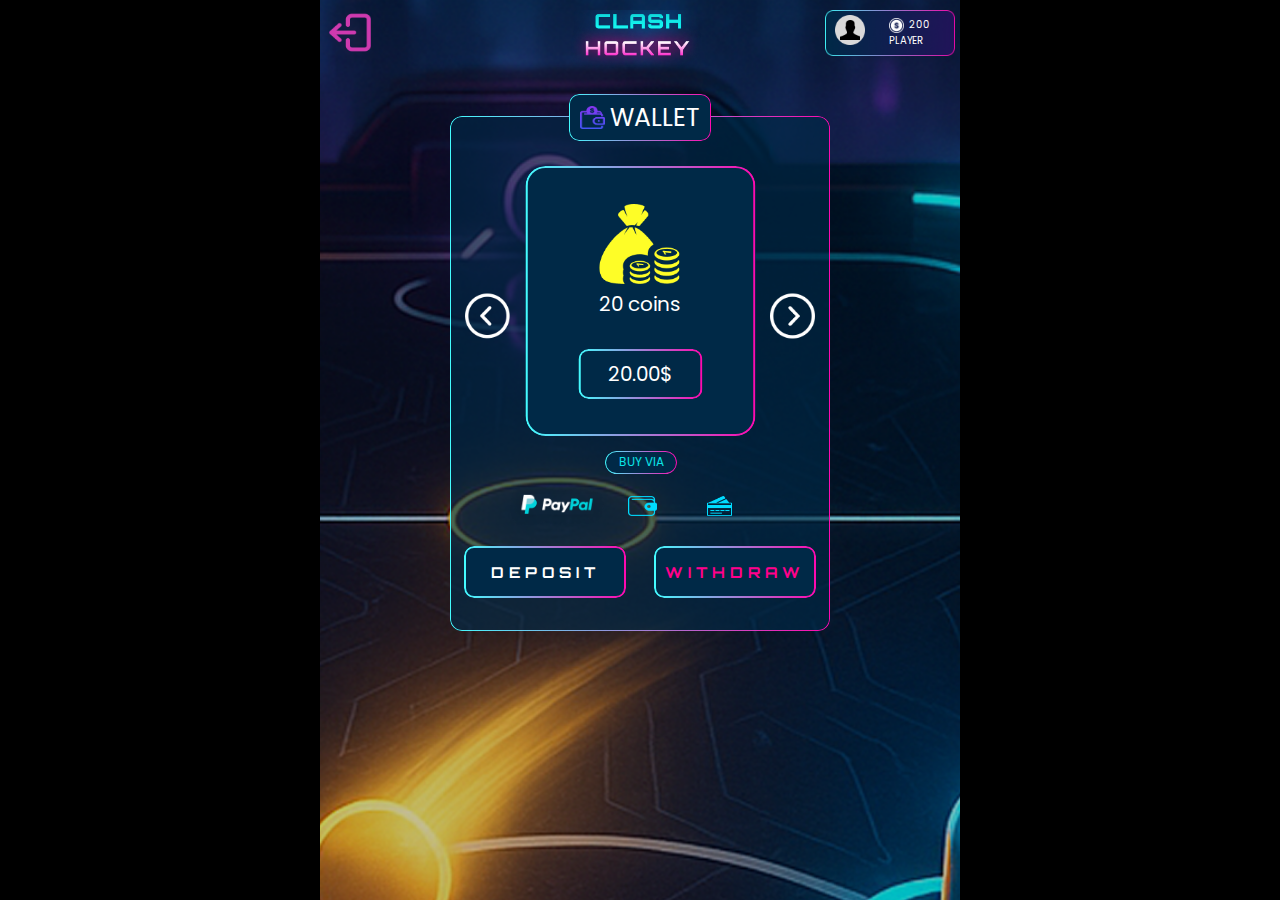
<file: wallet.html>
<!DOCTYPE html>
<html lang="en">

<head>
    <meta charset="UTF-8">
    <meta name="viewport" content="width=device-width, initial-scale=1.0">
    <title>Wallet</title>
    <link rel="stylesheet" href="css/index.css">
    <link rel="stylesheet" href="css/wallet.css">
    <link rel="preconnect" href="https://fonts.googleapis.com">
    <link rel="preconnect" href="https://fonts.gstatic.com" crossorigin>
    <link
        href="https://fonts.googleapis.com/css2?family=Poppins:ital,wght@0,100;0,200;0,300;0,400;0,500;0,600;0,700;0,800;0,900;1,100;1,200;1,300;1,400;1,500;1,600;1,700;1,800;1,900&display=swap"
        rel="stylesheet">

    <link rel="preconnect" href="https://fonts.googleapis.com">
    <link rel="preconnect" href="https://fonts.gstatic.com" crossorigin>
    <link href="https://fonts.googleapis.com/css2?family=Orbitron:wght@400..900&display=swap" rel="stylesheet">
</head>

<body>
    <div class="background-login-register">
        <div class="header">
            <img onclick="window.location.href='main.html'" class="arrow" src="assets/image/arrow.png" alt="">
            <div class="clash-hockey orbitron-700">
                <div class="logo">
                    <img class="clash" src="assets/image/CLASH@2x.png" alt="">
                    <img class="hockey" src="assets/image/HOCKEY.png" alt="">
                </div>
            </div>
            <div class="rectangle-21">
                <div class="elipse">
                    <div class="male"></div>
                </div>
                <div class="point poppins-regular">
                    <span>
                        <img src="assets/image/dollar-coin-solid-icon (1) 4.png" alt="">
                        <p>200</p>
                    </span>
                    <p class="player-top">PLAYER</p>
                </div>
            </div>
        </div>
        <div>
            <div class="rectangle-28">
                <img class="icon" src="assets/image/saving-icon 1.png" alt="">
                <p class="wallet poppins-regular">WALLET</p>
            </div>
            <div class="rounded-rectangle poppins-regular">
                <div class="card-container">
                    <div class="carousel-wrapper">
                        <img class="nav-button nav-left" style="position: absolute; width: 45px;"
                            src="assets/image/angle-circle-right-icon 2.png"></img>

                        <div class="carousel-container">
                            <div class="carousel-track">
                                <div class="card">
                                    <div class="rectangle-26">
                                        <div class="top">
                                            <img src="assets/image/money-icon 1.png" alt="">
                                            <p>5 coins</p>
                                        </div>
                                        <div class="button-price">5.00$</div>
                                    </div>
                                </div>
                                <div class="card">
                                    <div class="rectangle-26">
                                        <div class="top">
                                            <img src="assets/image/money-bag-icon 1.png" alt="">
                                            <p>10 coins</p>
                                        </div>
                                        <div class="button-price">10.00$</div>
                                    </div>
                                </div>
                                <div class="card">
                                    <div class="rectangle-26">
                                        <div class="top">
                                            <img src="assets/image/finance-icon 1.png" alt="">
                                            <p>20 coins</p>
                                        </div>
                                        <div class="button-price">20.00$</div>
                                    </div>
                                </div>
                                <div class="card">
                                    <div class="rectangle-26">
                                        <div class="top">
                                            <img src="assets/image/finance-icon 1.png" alt="">
                                            <p>20 coins</p>
                                        </div>
                                        <div class="button-price">20.00$</div>
                                    </div>
                                </div>
                                <div class="card">
                                    <div class="rectangle-26">
                                        <div class="top">
                                            <img src="assets/image/finance-icon 1.png" alt="">
                                            <p>20 coins</p>
                                        </div>
                                        <div class="button-price">20.00$</div>
                                    </div>
                                </div>
                                <div class="card">
                                    <div class="rectangle-26">
                                        <div class="top">
                                            <img src="assets/image/finance-icon 1.png" alt="">
                                            <p>20 coins</p>
                                        </div>
                                        <div class="button-price">20.00$</div>
                                    </div>
                                </div>
                            </div>
                        </div>

                        <img class="nav-button nav-right" style="position: absolute; width: 45px;"
                            src="assets/image/angle-circle-right-icon 1.png"></img>
                    </div>
                </div>
                <div class="buy-via">
                    <p>BUY VIA</p>
                </div>
                <div class="payments">
                    <img onclick="window.location.href='paypal.html'" style="height: 50px; cursor: pointer;"
                        src="assets/image/paypal-icon 1.png" alt="">
                    <img style="margin-right: 30px;" src="assets/image/wallet-icon 1.png" alt="">
                    <img src="assets/image/credit-card-icon 1.png" alt="">
                </div>
                <div class="mid-button">
                    <div style="cursor: pointer;" onclick="window.location.href='paypal.html'" class="rectangle-30">
                        <p class="orbitron-700">DEPOSIT</p>
                    </div>
                    <div style="cursor: pointer;" onclick="window.location.href='paypal.html'" class="rectangle-30">
                        <p style="color: #FF008C;" class="orbitron-700">WITHDRAW</p>
                    </div>
                </div>
            </div>
        </div>
    </div>

    <script>
        const track = document.querySelector('.carousel-track');
        const cards = document.querySelectorAll('.card');
        const prevBtn = document.querySelector('.nav-left');
        const nextBtn = document.querySelector('.nav-right');

        let currentIndex = 2; // start from center
        const cardWidth = cards[0].offsetWidth + 20;

        function updateCarousel() {
            track.style.transform = `translateX(calc(50% - ${(currentIndex + 0.5) * cardWidth}px))`;

            cards.forEach((card, index) => {
                card.classList.toggle('active', index === currentIndex);
            });
        }

        nextBtn.addEventListener('click', () => {
            currentIndex = (currentIndex + 1) % cards.length;
            updateCarousel();
        });

        prevBtn.addEventListener('click', () => {
            currentIndex = (currentIndex - 1 + cards.length) % cards.length;
            updateCarousel();
        });

        window.addEventListener('resize', updateCarousel);
        updateCarousel();
    </script>
</body>

</html>
</file>
<file: css/index.css>
html {
    background-color: black;
}

body {
    margin-top: 0;
    margin-bottom: 0;
    margin-left: auto;
    margin-right: auto;
    max-width: 640px;
}

a {
    cursor: pointer;
    text-decoration: none;
}

.orbitron-700 {
    font-family: "Orbitron", sans-serif;
    font-optical-sizing: auto;
    font-weight: 700;
    font-style: normal;
    letter-spacing: 5px;
    line-height: 85px;
}

.orbitron-700-button {
    font-family: "Orbitron", sans-serif;
    font-optical-sizing: auto;
    font-weight: 700;
    font-style: normal;
    line-height: 85px;
}

.orbitron-400 {
    font-family: "Orbitron", sans-serif;
    font-optical-sizing: auto;
    font-weight: 400;
    font-style: normal;
    letter-spacing: 5px;
    line-height: 85px;
}

.poppins-thin {
    font-family: "Poppins", sans-serif;
    font-weight: 100;
    font-style: normal;
}

.poppins-extralight {
    font-family: "Poppins", sans-serif;
    font-weight: 200;
    font-style: normal;
}

.poppins-light {
    font-family: "Poppins", sans-serif;
    font-weight: 300;
    font-style: normal;
}

.poppins-regular {
    font-family: "Poppins", sans-serif;
    font-weight: 400;
    font-style: normal;
}

.poppins-medium {
    font-family: "Poppins", sans-serif;
    font-weight: 500;
    font-style: normal;
}

.poppins-semibold {
    font-family: "Poppins", sans-serif;
    font-weight: 600;
    font-style: normal;
}

.poppins-bold {
    font-family: "Poppins", sans-serif;
    font-weight: 700;
    font-style: normal;
}

.poppins-extrabold {
    font-family: "Poppins", sans-serif;
    font-weight: 800;
    font-style: normal;
}

.poppins-black {
    font-family: "Poppins", sans-serif;
    font-weight: 900;
    font-style: normal;
}

.poppins-thin-italic {
    font-family: "Poppins", sans-serif;
    font-weight: 100;
    font-style: italic;
}

.poppins-extralight-italic {
    font-family: "Poppins", sans-serif;
    font-weight: 200;
    font-style: italic;
}

.poppins-light-italic {
    font-family: "Poppins", sans-serif;
    font-weight: 300;
    font-style: italic;
}

.poppins-regular-italic {
    font-family: "Poppins", sans-serif;
    font-weight: 400;
    font-style: italic;
}

.poppins-medium-italic {
    font-family: "Poppins", sans-serif;
    font-weight: 500;
    font-style: italic;
}

.poppins-semibold-italic {
    font-family: "Poppins", sans-serif;
    font-weight: 600;
    font-style: italic;
}

.poppins-bold-italic {
    font-family: "Poppins", sans-serif;
    font-weight: 700;
    font-style: italic;
}

.poppins-extrabold-italic {
    font-family: "Poppins", sans-serif;
    font-weight: 800;
    font-style: italic;
}

.poppins-black-italic {
    font-family: "Poppins", sans-serif;
    font-weight: 900;
    font-style: italic;
}
</file>
<file: css/onboard.css>
.background-login-register {
    background-image: url(../assets/image/Air\ Hockey.png);
    height: 100vh;
    background-size: cover;
    background-repeat: no-repeat;
}

.logo {
    margin-top: 10px;
    display: flex;
    flex-direction: column;
    justify-content: center;
    justify-items: center;
    align-items: center;
}

.clash {
    width: 180px;
}

.hockey {
    width: 200px;
    margin-top: -50px;
}

.main {
    margin-top: 10px;
}

.text {
    color: #CE3AAF;
    text-align: center;
    font-size: 15px;
    margin-bottom: 10px;
}


.rectangle-14 {
    position: relative;
    padding: 1rem;
    background: #0029475f;
    border-radius: 25px;
    z-index: 10;
    width: 200px;
    height: 30px;
    margin-left: auto;
    margin-right: auto;
}

.rectangle-14::before {
    content: "";
    position: absolute;
    inset: 0;
    padding: 2px;
    border-radius: inherit;
    background: linear-gradient(90deg, #43FCFF, #FF09AF);
    -webkit-mask:
        linear-gradient(#fff 0 0) content-box,
        linear-gradient(#fff 0 0);
    -webkit-mask-composite: xor;
    mask-composite: exclude;
    z-index: 10;
}

.rectangle-15 {
    position: relative;
    padding: 1rem;
    background: #0029475f;
    border-radius: 30px;
    z-index: 10;
    width: 190px;
    height: 15px;
    margin-left: auto;
    margin-right: auto;
    bottom: 55px;
}

.rectangle-15::before {
    content: "";
    position: absolute;
    inset: 0;
    padding: 2px;
    border-radius: inherit;
    background: linear-gradient(90deg, #43FCFF, #FF09AF);
    -webkit-mask:
        linear-gradient(#fff 0 0) content-box,
        linear-gradient(#fff 0 0);
    -webkit-mask-composite: xor;
    mask-composite: exclude;
    z-index: 10;
}

.guest {
    position: relative;
    top: -147px;
    right: 0;
    color: #43FCFF;
    left: -50px;
    font-size: 25px;
    z-index: 10;
    width: 10px;
    margin-left: auto;
    margin-right: auto;
}

.text-bottom {
    color: #CE3AAF;
    text-align: center;
    font-size: 15px;
    position: relative;
    top: -202px;
}

.login {
    text-align: center;
    position: relative;
    top: -250px;
}

.login-text {
    color: #CE3AAF;
    font-size: 25px;
    margin-bottom: 15px;
}

.gradient-border {
    display: inline-block;
    padding: 2px;
    border-radius: 18px;
    background: linear-gradient(45deg, #00FFFF, #ff00cc);
}

.gradient-border input {
    padding: 10px;
    padding-left: 20px;
    border: none;
    outline: none;
    border-radius: 15px;
    background: black;
    color: #00FFFF;
    width: 285px;
    font-size: 20px;
}

input::placeholder {
    color: #00FFFF;
    opacity: 1;
}

.input-container {
    display: flex;
    flex-direction: column;
    width: 320px;
    margin-left: auto;
    margin-right: auto;
    gap: 10px;
}

.button-login a {
    position: relative;
    top: -119px;
    right: 0px;
    color: #CE3AAF;
    font-size: 20px;
}

.button-register a {
    color: white;
    position: relative;
    right: 346px;
    top: -66px;

    background: linear-gradient(180deg, #FFFFFF, #FF20C9);
    -webkit-background-clip: text;
    -webkit-text-fill-color: transparent;
    line-height: 20px;
    font-size: 17px;
    padding-left: 100px;
    padding-right: 100px;
    padding-top: 20px;
    padding-bottom: 20px;
    z-index: 10;
}

.rectangle-19 {
    position: relative;
    padding: 1rem;
    border-radius: 35px;
    z-index: 10;
    width: 285px;
    height: 33px;
    margin-left: auto;
    margin-right: auto;
    margin-top: 40px;
}

.rectangle-19::before {
    content: "";
    position: absolute;
    inset: 0;
    padding: 2px;
    border-radius: inherit;
    background: linear-gradient(90deg, #43FCFF, #FF09AF);
    -webkit-mask:
        linear-gradient(#fff 0 0) content-box,
        linear-gradient(#fff 0 0);
    -webkit-mask-composite: xor;
    mask-composite: exclude;
    z-index: 10;
}

.rectangle-20 {
    position: relative;
    padding: 1rem;
    border-radius: 30px;
    z-index: 10;
    width: 270px;
    height: 10px;
    margin-left: auto;
    margin-right: auto;
    top: -49px;
}

.rectangle-20::before {
    content: "";
    position: absolute;
    inset: 0;
    padding: 2px;
    border-radius: inherit;
    background: linear-gradient(90deg, #43FCFF, #FF09AF);
    -webkit-mask:
        linear-gradient(#fff 0 0) content-box,
        linear-gradient(#fff 0 0);
    -webkit-mask-composite: xor;
    mask-composite: exclude;
    z-index: 10;
    top: -10px;
}

.rectangle-20-register {
    position: relative;
    left: 391px;
    width: 360px;
    height: 140px;
}

.rectangle-20-register {
    position: relative;
    right: -45px;
    top: -21px;
    width: 325px;
}

.term {
    color: white;
    margin-top: -110px;
    font-size: 8.5px;
}

.term a {
    color: #00FFFF
}

.buttons {
    display: flex;
    justify-content: center;
    gap: 20px;
    padding-left: 30px;
    padding-right: 30px;
    position: relative;
    top: -240px;

}

.google {
    background-color: transparent;
    border: #00FFFF 1px solid;
    color: #00FFFF;
    display: flex;
    align-items: center;
    border-radius: 10px;
    padding-left: 10px;
    padding-right: 10px;
    font-size: 11px;
}

.apple {
    background-color: transparent;
    border: #FF20C9 1px solid;
    color: #FF20C9;
    display: flex;
    align-items: center;
    border-radius: 10px;
    padding-left: 10px;
    padding-right: 10px;
    font-size: 11px;
}

.google img {
    height: 25px;
}

.apple img {
    height: 40px;
}
</file>
<file: css/challenges.css>
.background-login-register {
    background-image: url(../assets/image/Air\ Hockey-main2.png);
    height: 100vh;
    background-size: cover;
    background-repeat: no-repeat;
}

.header {
    display: flex;
    justify-content: space-between;
    padding-left: 5px;
    padding-right: 5px;
    padding-top: 10px;
}

.arrow {
    width: 50px;
    height: 45px;
    cursor: pointer;
}

.rectangle-21 {
    background-image: url(../assets/image/Rectangle\ 21.png);
    width: 130px;
    background-size: contain;
    background-repeat: no-repeat;
    position: relative;
}

.elipse {
    background-image: url(../assets/image/Ellipse\ 1.png);
    height: 30px;
    margin-top: 5px;
    margin-left: 10px;
    background-size: contain;
    background-repeat: no-repeat;
}

.male {
    background-image: url(../assets/image/male-icon\ 5.png);
    height: 20px;
    margin-left: 5px;
    margin-top: 0px;
    position: relative;
    top: 5px;
    background-size: contain;
    background-repeat: no-repeat;
}

.point {
    color: white;
    position: absolute;
    top: -3px;
    right: 25px;
    font-size: 10px;
}

.point span {
    display: flex;
    align-items: center;
}

.point span img {
    height: 15px;
    margin-right: 5px;
}

.player-top {
    margin-top: -10px;
}

.logo {
    display: flex;
    flex-direction: column;
    justify-content: center;
    justify-items: center;
    align-items: center;
    margin-left: 74px;
}

.clash {
    width: 135px;
}

.hockey {
    width: 135px;
    margin-top: -30px;
}

.main {
    display: flex;
    justify-content: center;
    margin-top: 50px;
}

.main img {
    width: 250px;
    position: relative;
    top: -40px;
}

.rectangle-28 {
    position: relative;
    padding: 1rem;
    background: #002947;
    border-radius: 10px;
    z-index: 10;
    width: 200px;
    height: 10px;
    margin-left: auto;
    margin-right: auto;
    bottom: -27px;
}

.rectangle-28::before {
    content: "";
    position: absolute;
    inset: 0;
    padding: 2px;
    border-radius: inherit;
    background: linear-gradient(90deg, #43FCFF, #FF09AF);
    -webkit-mask:
        linear-gradient(#fff 0 0) content-box,
        linear-gradient(#fff 0 0);
    -webkit-mask-composite: xor;
    mask-composite: exclude;
    z-index: 10;
}

.rectangle-28 img {
    width: 200px;
    position: relative;
    bottom: 3px;
    margin-left: auto;
    margin-right: auto;
}

.rounded-rectangle {
    position: relative;
    padding: 1rem;
    background: #002947a1;
    border-radius: 12px;
    z-index: 1;
    max-width: 85%;
    margin-left: auto;
    margin-right: auto;
    padding-top: 60px;
    padding-bottom: 45px;
    display: flex;
    flex-direction: column;
    gap: 40px;
}

.rounded-rectangle::before {
    content: "";
    position: absolute;
    inset: 0;
    padding: 2px;
    border-radius: inherit;
    background: linear-gradient(90deg, #43FCFF, #FF09AF);
    -webkit-mask:
        linear-gradient(#fff 0 0) content-box,
        linear-gradient(#fff 0 0);
    -webkit-mask-composite: xor;
    mask-composite: exclude;
    z-index: -1;
}

.rounded-rectangle div {
    display: flex;
    align-items: center;
    height: 0px;
    justify-content: space-between;
    padding-left: 10px;
    padding-right: 10px;
}

.rounded-rectangle div img {
    width: 20px;
    height: 20px;
}

.rounded-rectangle div p {
    font-size: 17px;
    margin-left: 5px;
}

.list {}

.claimed {
    color: #43FCFF;
}

.blur {
    color: #43fcff7f;
}

.button-claim-all {
    position: relative;
    padding: 1rem;
    background: #002947;
    border-radius: 10px;
    z-index: 10;
    width: 100px;
    height: 15px;
    margin-left: auto;
    margin-right: auto;
    bottom: 25px;
}

.button-claim-all::before {
    content: "";
    position: absolute;
    inset: 0;
    padding: 2px;
    border-radius: inherit;
    background: linear-gradient(90deg, #43FCFF, #FF09AF);
    -webkit-mask:
        linear-gradient(#fff 0 0) content-box,
        linear-gradient(#fff 0 0);
    -webkit-mask-composite: xor;
    mask-composite: exclude;
    z-index: 10;
}

.button-claim-all img {
    width: 100px;
}
</file>
<file: css/contact-us.css>
.background-login-register {
    background-image: url(../assets/image/Air\ Hockey-main2.png);
    height: 100vh;
    background-size: cover;
    background-repeat: no-repeat;
}

.header {
    display: flex;
    justify-content: space-between;
    padding-left: 5px;
    padding-right: 5px;
    padding-top: 10px;
}

.arrow {
    width: 50px;
    height: 45px;
    cursor: pointer;
}

.rectangle-21 {
    background-image: url(../assets/image/Rectangle\ 21.png);
    width: 130px;
    background-size: contain;
    background-repeat: no-repeat;
    position: relative;
}

.elipse {
    background-image: url(../assets/image/Ellipse\ 1.png);
    height: 30px;
    margin-top: 5px;
    margin-left: 10px;
    background-size: contain;
    background-repeat: no-repeat;
}

.male {
    background-image: url(../assets/image/male-icon\ 5.png);
    height: 20px;
    margin-left: 5px;
    margin-top: 0px;
    position: relative;
    top: 5px;
    background-size: contain;
    background-repeat: no-repeat;
}

.point {
    color: white;
    position: absolute;
    top: -3px;
    right: 25px;
    font-size: 10px;
}

.point span {
    display: flex;
    align-items: center;
}

.point span img {
    height: 15px;
    margin-right: 5px;
}

.player-top {
    margin-top: -10px;
}

.logo {
    display: flex;
    flex-direction: column;
    justify-content: center;
    justify-items: center;
    align-items: center;
    margin-left: 74px;
}

.clash {
    width: 135px;
}

.hockey {
    width: 135px;
    margin-top: -30px;
}

.rectangle-28 {
    position: relative;
    padding: 1rem;
    background: #002947;
    border-radius: 10px;
    z-index: 10;
    width: 200px;
    height: 20px;
    margin-left: auto;
    margin-right: auto;
    bottom: -27px;
}

.rectangle-28::before {
    content: "";
    position: absolute;
    inset: 0;
    padding: 2px;
    border-radius: inherit;
    background: linear-gradient(90deg, #43FCFF, #FF09AF);
    -webkit-mask:
        linear-gradient(#fff 0 0) content-box,
        linear-gradient(#fff 0 0);
    -webkit-mask-composite: xor;
    mask-composite: exclude;
    z-index: 10;
}

.rectangle-28 img {
    width: 220px;
    margin-left: auto;
    margin-right: auto;
    margin-top: -10px;
    position: relative;
    right: 10px;
}

.rounded-rectangle {
    position: relative;
    padding: 1rem;
    background: #002947a1;
    border-radius: 12px;
    z-index: 1;
    width: 95%;
    margin-left: auto;
    margin-right: auto;
    padding-top: 35px;
    padding-bottom: 23px;
    padding-left: 0px;
    padding-right: 0px;
}

.rounded-rectangle::before {
    content: "";
    position: absolute;
    inset: 0;
    padding: 2px;
    border-radius: inherit;
    background: linear-gradient(90deg, #43FCFF, #FF09AF);
    -webkit-mask:
        linear-gradient(#fff 0 0) content-box,
        linear-gradient(#fff 0 0);
    -webkit-mask-composite: xor;
    mask-composite: exclude;
    z-index: -1;
}

.rounded-rectangle p {
    color: white;
    font-size: 14px;
}

.top {
    display: flex;
    justify-content: space-between;
    align-items: center;
    margin-left: 20px;
    margin-right: 20px;
    margin-bottom: 20px;
}

.top img {
    width: 100px;
    height: 100px;
}

.mid {
    margin-left: 20px;
    margin-right: 20px;
}

.gradient-border {
    position: relative;
    display: inline-block;
    width: 100%;
    border-radius: 10px;
    margin-bottom: 20px;
}

.gradient-border input {
    position: relative;
    z-index: 1;
    width: 95%;
    padding: 15px;
    border: none;
    border-radius: 10px;
    background: transparent;
    font-size: 16px;
    outline: none;
    resize: none;
    color: white;
}

.gradient-border textarea {
    position: relative;
    z-index: 1;
    width: 95%;
    padding: 15px;
    border: none;
    border-radius: 10px;
    background: transparent;
    font-size: 16px;
    outline: none;
    resize: none;
    height: 100px;
    color: white;
}

.gradient-border::before {
    content: "";
    position: absolute;
    inset: 0;
    padding: 2px;
    border-radius: inherit;
    background: linear-gradient(to right, #43FCFF, #FF09AF);
    -webkit-mask:
        linear-gradient(#fff 0 0) content-box,
        linear-gradient(#fff 0 0);
    -webkit-mask-composite: xor;
    mask-composite: exclude;
    pointer-events: none;
    z-index: 0;
}

.bottom {
    display: flex;
    justify-content: center;
}

.gradient-button {
    position: relative;
    display: inline-block;
    padding: 1px 30px;
    font-size: 16px;
    background: #002947;
    border: none;
    border-radius: 10px;
    cursor: pointer;
    z-index: 1;
}

.gradient-button img {
    width: 80px;
    margin-top: 6px;
}

.gradient-button::before {
    content: "";
    position: absolute;
    inset: 0;
    padding: 2px;
    /* Ketebalan border */
    border-radius: inherit;
    background: linear-gradient(to right, #43FCFF, #FF09AF);
    -webkit-mask:
        linear-gradient(#fff 0 0) content-box,
        linear-gradient(#fff 0 0);
    -webkit-mask-composite: xor;
    mask-composite: exclude;
    z-index: -1;
    pointer-events: none;
}

.gradient-button:focus {
    outline: none;
}
</file>
<file: css/game-play.css>
.background-login-register {
    background-image: url(../assets/image/Air\ Hockey-main2.png);
    height: 100vh;
    background-size: cover;
    background-repeat: no-repeat;
}

.header {
    display: flex;
    justify-content: space-between;
    padding-left: 5px;
    padding-right: 5px;
    padding-top: 10px;
}

.arrow {
    width: 50px;
    height: 45px;
    cursor: pointer;
}

.rectangle-21 {
    background-image: url(../assets/image/Rectangle\ 21.png);
    width: 130px;
    background-size: contain;
    background-repeat: no-repeat;
    position: relative;
}

.elipse {
    background-image: url(../assets/image/Ellipse\ 1.png);
    height: 30px;
    margin-top: 5px;
    margin-left: 10px;
    background-size: contain;
    background-repeat: no-repeat;
}

.male {
    background-image: url(../assets/image/male-icon\ 5.png);
    height: 20px;
    margin-left: 5px;
    margin-top: 0px;
    position: relative;
    top: 5px;
    background-size: contain;
    background-repeat: no-repeat;
}

.point {
    color: white;
    position: absolute;
    top: -3px;
    right: 25px;
    font-size: 10px;
}

.point span {
    display: flex;
    align-items: center;
}

.point span img {
    height: 15px;
    margin-right: 5px;
}

.player {
    margin-top: -10px;
}

.logo {
    display: flex;
    flex-direction: column;
    justify-content: center;
    justify-items: center;
    align-items: center;
    margin-left: 74px;
}

.clash {
    width: 135px;
}

.hockey {
    width: 135px;
    margin-top: -30px;
}

.rectangle-1 {
    position: relative;
    padding: 1rem;
    background: #002947;
    border-radius: 10px;
    z-index: 10;
    width: 80px;
    height: 7px;
    margin-left: auto;
    margin-right: auto;
    bottom: 5px;
}

.rectangle-1::before {
    content: "";
    position: absolute;
    inset: 0;
    padding: 2px;
    border-radius: inherit;
    background: linear-gradient(90deg, #43FCFF, #FF09AF);
    -webkit-mask:
        linear-gradient(#fff 0 0) content-box,
        linear-gradient(#fff 0 0);
    -webkit-mask-composite: xor;
    mask-composite: exclude;
    z-index: 10;
}

.rectangle-1 p {
    color: white;
    position: absolute;
    font-size: 15px;
    top: -39px;
    left: 12px;
    letter-spacing: 1px;
}

.rectangle-2 {
    position: relative;
    background: #002947;
    border-radius: 12px;
    z-index: 1;
    margin-left: auto;
    margin-right: auto;
    width: 310px;
    height: 510px;
}

.rectangle-2::before {
    content: "";
    position: absolute;
    inset: 0;
    padding: 2px;
    border-radius: inherit;
    background: linear-gradient(90deg, #43FCFF, #FF09AF);
    -webkit-mask:
        linear-gradient(#fff 0 0) content-box,
        linear-gradient(#fff 0 0);
    -webkit-mask-composite: xor;
    mask-composite: exclude;
    z-index: -1;
}

.line-26 {
    position: absolute;
    width: 100px;
    top: 240px;
    left: -5px;
}

.line-27 {
    position: absolute;
    width: 99px;
    top: 240px;
    right: -4px;
}

.ellipse-21 {
    position: absolute;
    width: 55%;
    bottom: 423px;
    left: 70px;
}

.ellipse-12 {
    position: absolute;
    width: 55%;
    top: 160px;
    left: 70px;
}

.ellipse-22 {
    position: absolute;
    width: 55%;
    top: 428px;
    left: 70px;
}

.ellipse-15 {
    position: absolute;
    top: 350px;
    width: 85px;
    left: 40px;
}

.ellipse-17 {
    position: absolute;
    top: 356px;
    left: 46px;
    width: 73px;
    z-index: 2;
}

.ellipse-16 {
    position: absolute;
    top: 373px;
    left: 66px;
    width: 32px;
    z-index: 5;
}

.ellipse-18 {
    position: absolute;
    top: 75px;
    width: 85px;
    left: 185px;
}

.ellipse-19 {
    position: absolute;
    top: 91px;
    left: 204px;
    width: 48px;
    z-index: 2;
}

.ellipse-20 {
    position: absolute;
    top: 98px;
    left: 212px;
    width: 32px;
    z-index: 5;
}

.ellipse-13 {
    position: absolute;
    top: 208px;
    left: 115px;
    width: 80px;
}

.ellipse-14 {
    position: absolute;
    top: 228px;
    left: 138px;
    width: 35px;
    z-index: 2;
}

.opponents-icon {
    position: absolute;
    top: -36px;
    left: 220px;
}

.opponents-icon p {
    color: white;
    position: absolute;
    font-size: 13px;
    top: -42px;
    left: 35px;
    letter-spacing: 0px;
}

.ellipse-23-opponents {
    position: absolute;
    width: 28px;
    top: 0;
}

.ellipse-male-opponents {
    position: absolute;
    top: 3px;
    left: 5px;
    width: 18px;
    z-index: 2;
}

.you-icon {
    position: absolute;
    top: 518px;
    left: 5px;
}

.you-icon p {
    color: white;
    position: absolute;
    font-size: 13px;
    top: -42px;
    left: 32px;
    letter-spacing: 0px;
}

.rectangle-3 {
    position: relative;
    padding: 1rem;
    background: #002947;
    border-radius: 10px;
    z-index: 10;
    width: 6px;
    height: 80px;
    margin-left: auto;
    margin-right: auto;
    bottom: -192px;
    left: 175px;
    font-size: 25px;
}

.rectangle-3::before {
    content: "";
    position: absolute;
    inset: 0;
    padding: 2px;
    border-radius: inherit;
    background: linear-gradient(160deg, #43FCFF, #FF09AF);
    -webkit-mask:
        linear-gradient(#fff 0 0) content-box,
        linear-gradient(#fff 0 0);
    -webkit-mask-composite: xor;
    mask-composite: exclude;
    z-index: 10;
}

.opponent-score {
    color: red;
    position: absolute;
    bottom: 20px;
    right: 4px;
}

.your-score {
    color: #43FCFF;
    position: absolute;
    right: 4px;
}

.line-score {
    width: 40px;
    right: 0px;
    top: 51px;
    position: absolute;
}
</file>
<file: css/leaderboard.css>
.background-login-register {
    background-image: url(../assets/image/Air\ Hockey-main2.png);
    height: 100vh;
    background-size: cover;
    background-repeat: no-repeat;
}

.header {
    display: flex;
    justify-content: space-between;
    padding-left: 5px;
    padding-right: 5px;
    padding-top: 10px;
}

.arrow {
    width: 50px;
    height: 45px;
    cursor: pointer;
}

.rectangle-21 {
    background-image: url(../assets/image/Rectangle\ 21.png);
    width: 130px;
    background-size: contain;
    background-repeat: no-repeat;
    position: relative;
}

.elipse {
    background-image: url(../assets/image/Ellipse\ 1.png);
    height: 30px;
    margin-top: 5px;
    margin-left: 10px;
    background-size: contain;
    background-repeat: no-repeat;
}

.male {
    background-image: url(../assets/image/male-icon\ 5.png);
    height: 20px;
    margin-left: 5px;
    margin-top: 0px;
    position: relative;
    top: 5px;
    background-size: contain;
    background-repeat: no-repeat;
}

.point {
    color: white;
    position: absolute;
    top: -3px;
    right: 25px;
    font-size: 10px;
}

.point span {
    display: flex;
    align-items: center;
}

.point span img {
    height: 15px;
    margin-right: 5px;
}

.player-top {
    margin-top: -10px;
}

.logo {
    display: flex;
    flex-direction: column;
    justify-content: center;
    justify-items: center;
    align-items: center;
    margin-left: 74px;
}

.clash {
    width: 135px;
}

.hockey {
    width: 135px;
    margin-top: -30px;
}

.rectangle-28 {
    position: relative;
    padding: 1rem;
    background: #002947;
    border-radius: 10px;
    z-index: 10;
    width: 170px;
    height: 15px;
    margin-left: auto;
    margin-right: auto;
    bottom: -25px;
    display: flex;
    align-items: center;
    justify-content: center;
}

.rectangle-28::before {
    content: "";
    position: absolute;
    inset: 0;
    padding: 1px;
    border-radius: inherit;
    background: linear-gradient(90deg, #43FCFF, #FF09AF);
    -webkit-mask:
        linear-gradient(#fff 0 0) content-box,
        linear-gradient(#fff 0 0);
    -webkit-mask-composite: xor;
    mask-composite: exclude;
    z-index: 10;
}

.rounded-rectangle {
    position: relative;
    background: #002947a1;
    border-radius: 12px;
    z-index: 1;
    width: 370px;
    padding-bottom: 70px;
    margin-left: auto;
    margin-right: auto;
    padding-top: 30px;
    display: flex;
    flex-direction: column;
    gap: 15px;
}

.rounded-rectangle::before {
    content: "";
    position: absolute;
    inset: 0;
    padding: 1px;
    border-radius: inherit;
    background: linear-gradient(90deg, #43FCFF, #FF09AF);
    -webkit-mask:
        linear-gradient(#fff 0 0) content-box,
        linear-gradient(#fff 0 0);
    -webkit-mask-composite: xor;
    mask-composite: exclude;
    z-index: -1;
}

.icon {
    width: 23px;
    margin-right: 5px;
}

.leaderboard {
    color: white;
    font-size: 23px;
}

.player {
    position: relative;
    padding: 1rem;
    padding-left: 13px;
    background: #002947;
    border-radius: 10px;
    z-index: 10;
    width: 320px;
    height: 12px;
    margin-left: auto;
    margin-right: auto;
    bottom: -27px;
    display: flex;
    align-items: center;
    justify-content: center;
    overflow: hidden;
}

.player::before {
    content: "";
    position: absolute;
    inset: 0;
    padding: 2px;
    border-radius: inherit;
    background: linear-gradient(90deg, #43FCFF, #FF09AF);
    -webkit-mask:
        linear-gradient(#fff 0 0) content-box,
        linear-gradient(#fff 0 0);
    -webkit-mask-composite: xor;
    mask-composite: exclude;
    z-index: 10;
}

.item1 {
    flex: 1 1 10px;
    color: #FBF448;
    font-size: 20px;
    padding-right: 10px;
}

.item2 {
    border-left: 1px solid #ccc;
    border-right: 1px solid #ccc;
    display: flex;
    align-items: center;
    flex: 1 1 300px;
    color: white;
    padding-left: 10px;
    font-size: 15px;
}

.item2 img {
    width: 25px;
    margin-right: 8px;
}

.item3 {
    flex: 1 1 420px;
    color: #50F2FD;
    font-size: 15px;
    margin-left: 10px;
}
</file>
<file: css/main.css>
.background-login-register {
    background-image: url(../assets/image/Air\ Hockey-main2.png);
    height: 100vh;
    background-size: cover;
    background-repeat: no-repeat;
}

.logo {
    padding-top: 10px;
    display: flex;
    flex-direction: column;
    justify-content: center;
    justify-items: center;
    align-items: center;
}

.clash {
    width: 180px;
}

.hockey {
    width: 200px;
    margin-top: -50px;
}

.rectangle-1 {
    position: relative;
    padding: 1rem;
    background: #00294783;
    border-radius: 10px;
    z-index: 10;
    width: 130px;
    height: 35px;
    margin-left: auto;
    margin-right: auto;
    margin-top: 20px
}

.play {
    color: #43FCFF;
    font-size: 45px;
    position: absolute;
    top: -45px;
    left: 25px;
}

.rectangle-1::before {
    content: "";
    position: absolute;
    inset: 0;
    padding: 2px;
    border-radius: inherit;
    background: linear-gradient(90deg, #43FCFF, #FF09AF);
    -webkit-mask:
        linear-gradient(#fff 0 0) content-box,
        linear-gradient(#fff 0 0);
    -webkit-mask-composite: xor;
    mask-composite: exclude;
    z-index: 10;
}

.card-container {
    display: flex;
    flex-direction: column;
    gap: 10px;
    margin-top: 40px;
}

.rectangle-2 {
    position: relative;
    padding: 1rem;
    background: #002947;
    border-radius: 10px;
    z-index: 10;
    width: 250px;
    height: 20px;
    margin-left: auto;
    margin-right: auto;
    display: flex;
    align-items: center;
    gap: 10px;
    cursor: pointer;
}

.rectangle-2 img {
    width: 35px;
}

.rectangle-2 p {
    color: white;
    font-size: 25px;
    white-space: nowrap;
}

.rectangle-2::before {
    content: "";
    position: absolute;
    inset: 0;
    padding: 2px;
    border-radius: inherit;
    background: linear-gradient(90deg, #43FCFF, #FF09AF);
    -webkit-mask:
        linear-gradient(#fff 0 0) content-box,
        linear-gradient(#fff 0 0);
    -webkit-mask-composite: xor;
    mask-composite: exclude;
    z-index: 10;
}

.menu {
    display: grid;
    grid-template-columns: repeat(2, 1fr);
    width: 365px;
    gap: 20px;
    margin-left: auto;
    margin-right: auto;
    position: relative;
    margin-top: 40px;
}

.rectangle-3 {
    position: relative;
    padding: 1rem;
    background: #002947;
    border-radius: 10px;
    z-index: 10;
    width: 140px;
    height: 20px;
    margin-left: auto;
    margin-right: auto;
    display: flex;
    align-items: center;
    cursor: pointer;
    gap: 10px;
}

.rectangle-3::before {
    content: "";
    position: absolute;
    inset: 0;
    padding: 2px;
    border-radius: inherit;
    background: linear-gradient(90deg, #43FCFF, #FF09AF);
    -webkit-mask:
        linear-gradient(#fff 0 0) content-box,
        linear-gradient(#fff 0 0);
    -webkit-mask-composite: xor;
    mask-composite: exclude;
    z-index: 10;
}

.menu div p {
    color: white;
    font-size: 15px;
}

.menu div img {
    width: 25px;
}
</file>
<file: css/paypal.css>
.background-login-register {
    background-image: url(../assets/image/Air\ Hockey-main2.png);
    height: 100vh;
    background-size: cover;
    background-repeat: no-repeat;
}

.header {
    display: flex;
    justify-content: space-between;
    padding-left: 5px;
    padding-right: 5px;
    padding-top: 10px;
}

.arrow {
    width: 50px;
    height: 45px;
    cursor: pointer;
}

.rectangle-21 {
    background-image: url(../assets/image/Rectangle\ 21.png);
    width: 130px;
    background-size: contain;
    background-repeat: no-repeat;
    position: relative;
}

.elipse {
    background-image: url(../assets/image/Ellipse\ 1.png);
    height: 30px;
    margin-top: 5px;
    margin-left: 10px;
    background-size: contain;
    background-repeat: no-repeat;
}

.male {
    background-image: url(../assets/image/male-icon\ 5.png);
    height: 20px;
    margin-left: 5px;
    margin-top: 0px;
    position: relative;
    top: 5px;
    background-size: contain;
    background-repeat: no-repeat;
}

.point {
    color: white;
    position: absolute;
    top: -3px;
    right: 25px;
    font-size: 10px;
}

.point span {
    display: flex;
    align-items: center;
}

.point span img {
    height: 15px;
    margin-right: 5px;
}

.player-top {
    margin-top: -10px;
}

.logo {
    display: flex;
    flex-direction: column;
    justify-content: center;
    justify-items: center;
    align-items: center;
    margin-left: 74px;
}

.clash {
    width: 135px;
}

.hockey {
    width: 135px;
    margin-top: -30px;
}

.rectangle-28 {
    position: relative;
    padding: 1rem;
    background: #002947;
    border-radius: 10px;
    z-index: 10;
    width: 110px;
    height: 15px;
    margin-left: auto;
    margin-right: auto;
    bottom: -25px;
    display: flex;
    align-items: center;
    justify-content: center;
}

.rectangle-28::before {
    content: "";
    position: absolute;
    inset: 0;
    padding: 1px;
    border-radius: inherit;
    background: linear-gradient(90deg, #43FCFF, #FF09AF);
    -webkit-mask:
        linear-gradient(#fff 0 0) content-box,
        linear-gradient(#fff 0 0);
    -webkit-mask-composite: xor;
    mask-composite: exclude;
    z-index: 10;
}

.rounded-rectangle {
    position: relative;
    background: #002947a1;
    border-radius: 12px;
    z-index: 1;
    width: 95%;
    margin-left: auto;
    margin-right: auto;
    padding-top: 30px;
    display: flex;
    flex-direction: column;
    gap: 15px;
}

.rounded-rectangle::before {
    content: "";
    position: absolute;
    inset: 0;
    padding: 1px;
    border-radius: inherit;
    background: linear-gradient(90deg, #43FCFF, #FF09AF);
    -webkit-mask:
        linear-gradient(#fff 0 0) content-box,
        linear-gradient(#fff 0 0);
    -webkit-mask-composite: xor;
    mask-composite: exclude;
    z-index: -1;
    overflow: hidden;
}

.icon {
    width: 25px;
    margin-right: 5px;
}

.wallet {
    color: white;
    font-size: 25px;
}

.gradient-border {
    position: relative;
    display: inline-block;
    width: 90%;
    margin-left: auto;
    margin-right: auto;
    border-radius: 10px;
    margin-bottom: 20px;
    z-index: 2;
}

.gradient-border input {
    position: relative;
    z-index: 1;
    width: 100%;
    margin-left: auto;
    margin-right: auto;
    padding: 15px;
    border: none;
    border-radius: 10px;
    background: transparent;
    font-size: 16px;
    outline: none;
    resize: none;
    color: white;
}

.gradient-border::before {
    content: "";
    position: absolute;
    inset: 0;
    padding: 2px;
    border-radius: inherit;
    background: linear-gradient(to right, #43FCFF, #FF09AF);
    -webkit-mask:
        linear-gradient(#fff 0 0) content-box,
        linear-gradient(#fff 0 0);
    -webkit-mask-composite: xor;
    mask-composite: exclude;
    pointer-events: none;
    z-index: 0;
}

.input-top {
    display: flex;
    padding-top: 30px;
    margin-top: 15px;
}


.input-top p {
    color: white;
    position: absolute;
    top: 2px;
    left: 25px;
}

.input-mid {
    display: flex;
    justify-content: center;
    flex-direction: row;
    justify-items: center;
    padding-top: 30px;
    width: 90%;
    margin-left: auto;
    margin-right: auto;
    gap: 20px;
    position: relative;
    bottom: 10px;
}

.input-mid p {
    color: white;
    position: absolute;
    top: -42px;
    left: 4px;
}

.input-mid .gradient-border {
    width: 100%;
}

.gradient-border-button {
    position: relative;
    width: 100%;
    height: 47px;
    margin-left: auto;
    margin-right: auto;
    border-radius: 10px;
    margin-bottom: 20px;
    z-index: 2;
    cursor: pointer;
    display: flex;
    justify-content: center;
    align-items: center;
    color: white;
}

.gradient-border-button::before {
    content: "";
    position: absolute;
    inset: 0;
    padding: 2px;
    border-radius: inherit;
    background: linear-gradient(to right, #43FCFF, #FF09AF);
    -webkit-mask:
        linear-gradient(#fff 0 0) content-box,
        linear-gradient(#fff 0 0);
    -webkit-mask-composite: xor;
    mask-composite: exclude;
    pointer-events: none;
    z-index: 0;
}

.button-bottom {
    display: flex;
    flex-direction: row;
    justify-items: center;
    padding-top: 30px;
    width: 90%;
    margin-left: auto;
    margin-right: auto;
    gap: 20px;
    position: relative;
    bottom: 40px;
}

.gradient-button-bottom {
    position: relative;
    width: 100%;
    height: 45px;
    margin-left: auto;
    margin-right: auto;
    border-radius: 10px;
    z-index: 2;
    cursor: pointer;
    color: white;
    display: flex;
    justify-content: center;
    align-items: center;
}

.gradient-button-bottom::before {
    content: "";
    position: absolute;
    inset: 0;
    padding: 2px;
    border-radius: inherit;
    background: linear-gradient(to right, #43FCFF, #FF09AF);
    -webkit-mask:
        linear-gradient(#fff 0 0) content-box,
        linear-gradient(#fff 0 0);
    -webkit-mask-composite: xor;
    mask-composite: exclude;
    pointer-events: none;
    z-index: 0;
}

.withdraw-able {
    position: absolute;
    margin-left: 20px;
    color: white;
    bottom: 140px;
}

.rectangle-37 {
    position: relative;
    padding: 1rem;
    background: #002947;
    border-radius: 20px;
    z-index: 10;
    width: 150px;
    height: 5px;
    margin-left: auto;
    margin-right: auto;
    margin-top: 40px;
    bottom: 23px;
    display: flex;
    align-items: center;
    justify-content: center;
}

.rectangle-37::before {
    content: "";
    position: absolute;
    inset: 0;
    padding: 2px;
    border-radius: inherit;
    background: linear-gradient(90deg, #43FCFF, #FF09AF);
    -webkit-mask:
        linear-gradient(#fff 0 0) content-box,
        linear-gradient(#fff 0 0);
    -webkit-mask-composite: xor;
    mask-composite: exclude;
    z-index: 10;
}

.paypal-img {
    display: flex;
    justify-content: center;
    margin-top: -20px;
}
</file>
<file: css/settings.css>
.background-login-register {
    background-image: url(../assets/image/Air\ Hockey-main2.png);
    height: 100vh;
    background-size: cover;
    background-repeat: no-repeat;
}

.header {
    display: flex;
    justify-content: space-between;
    padding-left: 5px;
    padding-right: 5px;
    padding-top: 10px;
}

.arrow {
    width: 50px;
    height: 45px;
    cursor: pointer;
}

.rectangle-21 {
    background-image: url(../assets/image/Rectangle\ 21.png);
    width: 130px;
    background-size: contain;
    background-repeat: no-repeat;
    position: relative;
}

.elipse {
    background-image: url(../assets/image/Ellipse\ 1.png);
    height: 30px;
    margin-top: 5px;
    margin-left: 10px;
    background-size: contain;
    background-repeat: no-repeat;
}

.male {
    background-image: url(../assets/image/male-icon\ 5.png);
    height: 20px;
    margin-left: 5px;
    margin-top: 0px;
    position: relative;
    top: 5px;
    background-size: contain;
    background-repeat: no-repeat;
}

.point {
    color: white;
    position: absolute;
    top: -3px;
    right: 25px;
    font-size: 10px;
}

.point span {
    display: flex;
    align-items: center;
}

.point span img {
    height: 15px;
    margin-right: 5px;
}

.player-top {
    margin-top: -10px;
}

.logo {
    display: flex;
    flex-direction: column;
    justify-content: center;
    justify-items: center;
    align-items: center;
    margin-left: 74px;
}

.clash {
    width: 135px;
}

.hockey {
    width: 135px;
    margin-top: -30px;
}

.rectangle-28 {
    position: relative;
    padding: 1rem;
    background: #002947;
    border-radius: 10px;
    z-index: 10;
    width: 150px;
    height: 15px;
    margin-left: auto;
    margin-right: auto;
    bottom: -25px;
    display: flex;
    align-items: center;
    justify-content: center;
}

.rectangle-28 img {
    width: 160px;
}

.rectangle-28::before {
    content: "";
    position: absolute;
    inset: 0;
    padding: 1px;
    border-radius: inherit;
    background: linear-gradient(90deg, #43FCFF, #FF09AF);
    -webkit-mask:
        linear-gradient(#fff 0 0) content-box,
        linear-gradient(#fff 0 0);
    -webkit-mask-composite: xor;
    mask-composite: exclude;
    z-index: 10;
}

.rounded-rectangle {
    position: relative;
    padding: 1rem;
    background: #002947a1;
    border-radius: 12px;
    z-index: 1;
    width: 95%;
    margin-left: auto;
    margin-right: auto;
    padding-top: 40px;
    padding-bottom: 0px;
    padding-left: 0px;
    padding-right: 0px;
    display: flex;
    flex-direction: column;
    gap: 0px;
}

.rounded-rectangle::before {
    content: "";
    position: absolute;
    inset: 0;
    padding: 2px;
    border-radius: inherit;
    background: linear-gradient(90deg, #43FCFF, #FF09AF);
    -webkit-mask:
        linear-gradient(#fff 0 0) content-box,
        linear-gradient(#fff 0 0);
    -webkit-mask-composite: xor;
    mask-composite: exclude;
    z-index: -1;
}

.rounded-rectangle div {
    display: flex;
    align-items: center;
    height: 40px;
    justify-content: space-between;
    padding-left: 10px;
    padding-right: 10px;
}

.rounded-rectangle div img {
    width: 20px;
    height: 20px;
}

.rounded-rectangle div p {
    font-size: 15px;
    margin-left: 5px;
}

.list {
    color: white;
}

.list div img {
    width: 30px;
}

.list div p span {
    font-size: 15px;
}

.button-container {
    margin-top: 10px;
    display: flex;
    position: relative;
    width: 95%;
    margin-left: auto;
    margin-right: auto;
    bottom: 10px;
}

.gradient-border {
    padding-top: 1px;
    padding-bottom: 0.5px;
    border-radius: 13px;
    width: 168px;
    background: linear-gradient(45deg, #00FFFF, #ff00cc);
}

.gradient-border input {
    padding: 7px;
    padding-left: 10px;
    margin-left: -8px;
    margin-right: -8px;
    border: none;
    outline: none;
    border-radius: 10px;
    background: #002947;
    color: rgba(255, 255, 255, 0.502);
    width: 168px;
    font-size: 15px;
}

input::placeholder {
    color: rgba(255, 255, 255, 0.49);
    opacity: 1;
}

.list-input {
    margin-top: 20px;
    margin-bottom: 10px;
}

.button {
    position: relative;
    background: #002947;
    border-radius: 10px;
    z-index: 10;
    width: 90px;
    height: 10px;
    bottom: -40px;
    display: flex;
    cursor: pointer;
}

.button::before {
    content: "";
    position: absolute;
    inset: 0;
    padding: 2px;
    border-radius: inherit;
    background: linear-gradient(90deg, #43FCFF, #FF09AF);
    -webkit-mask:
        linear-gradient(#fff 0 0) content-box,
        linear-gradient(#fff 0 0);
    -webkit-mask-composite: xor;
    mask-composite: exclude;
    z-index: 10;
}

.back p {
    text-align: center;
    width: 100px;
    color: white;
    margin-right: 8px;
}

.save p {
    color: #FBF448;
    text-align: center;
    width: 100px;
    margin-right: 8px;
}

.logout p {
    color: #FF20C9;
    text-align: center;
    white-space: nowrap;
}

.contact-us {
    position: relative;
    background: #002947;
    border-radius: 10px;
    bottom: -70px;
    z-index: 10;
    margin-left: auto;
    margin-right: auto;
    height: 40px;
    width: 140px;
    display: flex;
    cursor: pointer;
    align-items: center;
    justify-content: center;
}

.contact-us::before {
    content: "";
    position: absolute;
    inset: 0;
    padding: 2px;
    border-radius: inherit;
    background: linear-gradient(90deg, #43FCFF, #FF09AF);
    -webkit-mask:
        linear-gradient(#fff 0 0) content-box,
        linear-gradient(#fff 0 0);
    -webkit-mask-composite: xor;
    mask-composite: exclude;
    z-index: 10;
}

.contact-us p {
    color: #FF20C9;
    white-space: nowrap;
}

.toggle-wrapper {
    display: flex;
    align-items: center;
    gap: 12px;
}

.toggle {
    position: relative;
    width: 40px;
    height: 25px;
}

.toggle input {
    opacity: 0;
    width: 0;
    height: 0;
}

.slider {
    position: absolute;
    top: 0;
    left: 0;
    right: 0;
    bottom: 0;
    background-color: #ccc;
    border-radius: 30px;
    transition: background-color 0.3s ease;
}

.slider::before {
    content: "";
    position: absolute;
    height: 20px;
    width: 20px;
    left: 3px;
    top: 2.5px;
    background-color: black;
    border-radius: 50%;
    transition: transform 0.3s ease;
}

input:checked+.slider {
    background-color: #17FBF3;
}

input:checked+.slider::before {
    transform: translateX(13px);
}
</file>
<file: css/shop.css>
.background-login-register {
    background-image: url(../assets/image/Air\ Hockey-main2.png);
    height: 100vh;
    background-size: cover;
    background-repeat: no-repeat;
}

.header {
    display: flex;
    justify-content: space-between;
    padding-left: 5px;
    padding-right: 5px;
    padding-top: 10px;
}

.arrow {
    width: 50px;
    height: 45px;
    cursor: pointer;
}

.rectangle-21 {
    background-image: url(../assets/image/Rectangle\ 21.png);
    width: 130px;
    background-size: contain;
    background-repeat: no-repeat;
    position: relative;
}

.elipse {
    background-image: url(../assets/image/Ellipse\ 1.png);
    height: 30px;
    margin-top: 5px;
    margin-left: 10px;
    background-size: contain;
    background-repeat: no-repeat;
}

.male {
    background-image: url(../assets/image/male-icon\ 5.png);
    height: 20px;
    margin-left: 5px;
    margin-top: 0px;
    position: relative;
    top: 5px;
    background-size: contain;
    background-repeat: no-repeat;
}

.point {
    color: white;
    position: absolute;
    top: -3px;
    right: 25px;
    font-size: 10px;
}

.point span {
    display: flex;
    align-items: center;
}

.point span img {
    height: 15px;
    margin-right: 5px;
}

.player-top {
    margin-top: -10px;
}

.logo {
    display: flex;
    flex-direction: column;
    justify-content: center;
    justify-items: center;
    align-items: center;
    margin-left: 74px;
}

.clash {
    width: 135px;
}

.hockey {
    width: 135px;
    margin-top: -30px;
}

.rectangle-28 {
    position: relative;
    padding: 1rem;
    background: #002947;
    border-radius: 10px;
    z-index: 10;
    width: 100px;
    height: 15px;
    margin-left: auto;
    margin-right: auto;
    bottom: -25px;
    display: flex;
    align-items: center;
    justify-content: center;
}

.rectangle-28::before {
    content: "";
    position: absolute;
    inset: 0;
    padding: 1px;
    border-radius: inherit;
    background: linear-gradient(90deg, #43FCFF, #FF09AF);
    -webkit-mask:
        linear-gradient(#fff 0 0) content-box,
        linear-gradient(#fff 0 0);
    -webkit-mask-composite: xor;
    mask-composite: exclude;
    z-index: 10;
}

.rounded-rectangle {
    position: relative;
    padding: 1rem;
    background: #002947a1;
    border-radius: 12px;
    z-index: 1;
    width: 85%;
    min-height: 380px;
    margin-left: auto;
    margin-right: auto;
    padding-top: 30px;
    padding-bottom: 70px;
    padding-left: 20px;
    padding-right: 20px;
    display: flex;
    flex-direction: column;
    gap: 15px;
    top: -0px;
}

.rounded-rectangle::before {
    content: "";
    position: absolute;
    inset: 0;
    padding: 1px;
    border-radius: inherit;
    background: linear-gradient(90deg, #43FCFF, #FF09AF);
    -webkit-mask:
        linear-gradient(#fff 0 0) content-box,
        linear-gradient(#fff 0 0);
    -webkit-mask-composite: xor;
    mask-composite: exclude;
    z-index: -1;
}

.icon {
    width: 23px;
    margin-right: 5px;
}

.shop {
    width: 70px;
}

.player {
    position: relative;
    padding: 1rem;
    background: #002947;
    border-radius: 10px;
    z-index: 10;
    width: 90%;
    height: 10px;
    margin-left: auto;
    margin-right: auto;
    bottom: -27px;
    display: flex;
    align-items: center;
    justify-content: center;
    overflow: hidden;
}

.player::before {
    content: "";
    position: absolute;
    inset: 0;
    padding: 1px;
    border-radius: inherit;
    background: linear-gradient(90deg, #43FCFF, #FF09AF);
    -webkit-mask:
        linear-gradient(#fff 0 0) content-box,
        linear-gradient(#fff 0 0);
    -webkit-mask-composite: xor;
    mask-composite: exclude;
    z-index: 10;
}

.item1 {}

.item2 {
    border-left: 1px solid #ccc;
    border-right: 1px solid #ccc;
    display: flex;
    align-items: center;
    flex: 1 1 100px;
    color: white;
    padding-left: 20px;
    font-size: 20px;
}

.item2 {
    margin-right: 15px;
    color: #50F2FD;
}

.item3 {
    position: relative;
    color: #50F2FD;
    width: 80px;
    font-size: 20px;
    padding-left: 5px;
}

.coin-img {
    width: 20px;
}
</file>
<file: css/tournaments.css>
.background-login-register {
    background-image: url(../assets/image/Air\ Hockey-main2.png);
    height: 100vh;
    background-size: cover;
    background-repeat: no-repeat;
}

.header {
    display: flex;
    justify-content: space-between;
    padding-left: 5px;
    padding-right: 5px;
    padding-top: 10px;
}

.arrow {
    width: 50px;
    height: 45px;
    cursor: pointer;
}

.rectangle-21 {
    background-image: url(../assets/image/Rectangle\ 21.png);
    width: 130px;
    background-size: contain;
    background-repeat: no-repeat;
    position: relative;
}

.elipse {
    background-image: url(../assets/image/Ellipse\ 1.png);
    height: 30px;
    margin-top: 5px;
    margin-left: 10px;
    background-size: contain;
    background-repeat: no-repeat;
}

.male {
    background-image: url(../assets/image/male-icon\ 5.png);
    height: 20px;
    margin-left: 5px;
    margin-top: 0px;
    position: relative;
    top: 5px;
    background-size: contain;
    background-repeat: no-repeat;
}

.point {
    color: white;
    position: absolute;
    top: -3px;
    right: 25px;
    font-size: 10px;
}

.point span {
    display: flex;
    align-items: center;
}

.point span img {
    height: 15px;
    margin-right: 5px;
}

.player-top {
    margin-top: -10px;
}

.logo {
    display: flex;
    flex-direction: column;
    justify-content: center;
    justify-items: center;
    align-items: center;
    margin-left: 74px;
}

.clash {
    width: 135px;
}

.hockey {
    width: 135px;
    margin-top: -30px;
}

.rectangle-28 {
    position: relative;
    padding: 1rem;
    background: #002947;
    border-radius: 10px;
    z-index: 10;
    width: 170px;
    height: 15px;
    margin-left: auto;
    margin-right: auto;
    bottom: -25px;
    display: flex;
    align-items: center;
    justify-content: center;
}

.rectangle-28::before {
    content: "";
    position: absolute;
    inset: 0;
    padding: 1px;
    border-radius: inherit;
    background: linear-gradient(90deg, #43FCFF, #FF09AF);
    -webkit-mask:
        linear-gradient(#fff 0 0) content-box,
        linear-gradient(#fff 0 0);
    -webkit-mask-composite: xor;
    mask-composite: exclude;
    z-index: 10;
}

.rounded-rectangle {
    position: relative;
    background: #002947a1;
    border-radius: 12px;
    z-index: 1;
    width: 370px;
    margin-left: auto;
    margin-right: auto;
    padding-top: 30px;
    display: flex;
    flex-direction: column;
    gap: 15px;
    padding-bottom: 100px;
    padding-top: 50px;
}

.rounded-rectangle::before {
    content: "";
    position: absolute;
    inset: 0;
    padding: 1px;
    border-radius: inherit;
    background: linear-gradient(90deg, #43FCFF, #FF09AF);
    -webkit-mask:
        linear-gradient(#fff 0 0) content-box,
        linear-gradient(#fff 0 0);
    -webkit-mask-composite: xor;
    mask-composite: exclude;
    z-index: -1;
    overflow: hidden;
}

.tournaments {
    color: white;
    font-size: 25px;
}

.carousel-container {
    overflow: hidden;
    width: 99%;
    position: relative;
    margin-left: auto;
    margin-right: auto;
}

.carousel-track {
    display: flex;
    transition: transform 0.5s ease;
    padding-top: 20px;
    width: 100px;
    margin-left: 133px;
}

.card {
    flex: 0 0 33.33%;
    margin: 0 10px;
    transition: transform 0.5s ease, opacity 0.5s ease;
    opacity: 0.5;
    transform: scale(0.7);
}

.card.active {
    z-index: 1;
    opacity: 1;
    transform: scale(1);
}

.card img {
    width: 400px;
}

.nav-button {
    position: absolute;
    top: 200px;
    transform: translateY(-30%);
    cursor: pointer;
    z-index: 2;
}

.nav-button:hover {
    opacity: 50%;
}

.nav-left {
    left: 15px;
}

.nav-right {
    right: 15px;
}

.rectangle-26 {
    position: absolute;
    background: #002947;
    border-radius: 10px;
    z-index: 10;
    margin-left: auto;
    margin-right: auto;
    display: flex;
    justify-content: space-between;
    width: 320px;
    height: 40px;
    left: 40px;
    bottom: 5px;
}

.rectangle-26::before {
    content: "";
    position: absolute;
    inset: 0;
    padding: 1px;
    border-radius: inherit;
    background: linear-gradient(90deg, #43FCFF, #FF09AF);
    -webkit-mask:
        linear-gradient(#fff 0 0) content-box,
        linear-gradient(#fff 0 0);
    -webkit-mask-composite: xor;
    mask-composite: exclude;
    z-index: 10;
}

.entry-fee {
    display: flex;
    flex-direction: column;
    position: absolute;
    top: -9px;
    left: 10px;
}

.prize {
    display: flex;
    flex-direction: column;
    position: absolute;
    top: -9px;
    left: 140px;
}

.participants {
    display: flex;
    flex-direction: column;
    position: absolute;
    top: -9px;
    left: 228px;
}

.enter-button {
    position: absolute;
    background: #002947;
    border-radius: 8px;
    z-index: 10;
    width: 80px;
    height: 30px;
    right: 40px;
    top: 130px;
    z-index: 50;
}

.participants p {
    color: #FF09B0;
    font-size: 12px;
}

.prize p {
    color: #9F86D8;
    font-size: 12px;
}

.entry-fee p {
    color: #0DFFFF;
    font-size: 12px;
}

.start-time {
    position: absolute;
    color: white;
    font-size: 10px;
    white-space: nowrap;
    bottom: -165px;
    left: 165px;
}

.enter-button::before {
    content: "";
    position: absolute;
    inset: 0;
    padding: 2px;
    border-radius: inherit;
    background: linear-gradient(90deg, #43FCFF, #FF09AF);
    -webkit-mask:
        linear-gradient(#fff 0 0) content-box,
        linear-gradient(#fff 0 0);
    -webkit-mask-composite: xor;
    mask-composite: exclude;
    z-index: 10;
    cursor: pointer;
}

.enter-button p {
    color: #FF008C;
    position: absolute;
    top: -40px;
    left: 12px;
    font-size: 12px;
}
</file>
<file: css/wallet.css>
.background-login-register {
    background-image: url(../assets/image/Air\ Hockey-main2.png);
    height: 100vh;
    background-size: cover;
    background-repeat: no-repeat;
}

.header {
    display: flex;
    justify-content: space-between;
    padding-left: 5px;
    padding-right: 5px;
    padding-top: 10px;
}

.arrow {
    width: 50px;
    height: 45px;
    cursor: pointer;
}

.rectangle-21 {
    background-image: url(../assets/image/Rectangle\ 21.png);
    width: 130px;
    background-size: contain;
    background-repeat: no-repeat;
    position: relative;
}

.elipse {
    background-image: url(../assets/image/Ellipse\ 1.png);
    height: 30px;
    margin-top: 5px;
    margin-left: 10px;
    background-size: contain;
    background-repeat: no-repeat;
}

.male {
    background-image: url(../assets/image/male-icon\ 5.png);
    height: 20px;
    margin-left: 5px;
    margin-top: 0px;
    position: relative;
    top: 5px;
    background-size: contain;
    background-repeat: no-repeat;
}

.point {
    color: white;
    position: absolute;
    top: -3px;
    right: 25px;
    font-size: 10px;
}

.point span {
    display: flex;
    align-items: center;
}

.point span img {
    height: 15px;
    margin-right: 5px;
}

.player-top {
    margin-top: -10px;
}

.logo {
    display: flex;
    flex-direction: column;
    justify-content: center;
    justify-items: center;
    align-items: center;
    margin-left: 74px;
}

.clash {
    width: 135px;
}

.hockey {
    width: 135px;
    margin-top: -30px;
}

.rectangle-28 {
    position: relative;
    padding: 1rem;
    background: #002947;
    border-radius: 10px;
    z-index: 10;
    width: 110px;
    height: 15px;
    margin-left: auto;
    margin-right: auto;
    bottom: -25px;
    display: flex;
    align-items: center;
    justify-content: center;
}

.rectangle-28::before {
    content: "";
    position: absolute;
    inset: 0;
    padding: 1px;
    border-radius: inherit;
    background: linear-gradient(90deg, #43FCFF, #FF09AF);
    -webkit-mask:
        linear-gradient(#fff 0 0) content-box,
        linear-gradient(#fff 0 0);
    -webkit-mask-composite: xor;
    mask-composite: exclude;
    z-index: 10;
}

.rounded-rectangle {
    position: relative;
    background: #002947a1;
    border-radius: 12px;
    z-index: 1;
    width: 380px;
    min-height: 380px;
    margin-left: auto;
    margin-right: auto;
    padding-top: 30px;
    padding-bottom: 100px;
    display: flex;
    flex-direction: column;
    gap: 15px;
    top: -0px;
}

.rounded-rectangle::before {
    content: "";
    position: absolute;
    inset: 0;
    padding: 1px;
    border-radius: inherit;
    background: linear-gradient(90deg, #43FCFF, #FF09AF);
    -webkit-mask:
        linear-gradient(#fff 0 0) content-box,
        linear-gradient(#fff 0 0);
    -webkit-mask-composite: xor;
    mask-composite: exclude;
    z-index: -1;
    overflow: hidden;
}

.icon {
    width: 25px;
    margin-right: 5px;
}

.wallet {
    color: white;
    font-size: 25px;
}

.rectangle-26 {
    position: relative;
    padding: 10px 40px;
    background: #002947;
    border-radius: 20px;
    z-index: 10;
    display: flex;
    flex-direction: column;
    align-items: center;
    justify-content: space-around;
    color: white;
    font-size: 28px;
    width: 150px;
    height: 250px;
    margin-left: 39px;
}

.rectangle-26 .top {
    position: relative;
    top: 20px;
}

.rectangle-26 img {
    width: 80px;
    height: 80px;
}

.rectangle-26 p {
    position: relative;
    top: -15px;
}

.top {
    display: flex;
    flex-direction: column;
}

.top p {
    font-size: 20px;
}

.rectangle-26::before {
    content: "";
    position: absolute;
    inset: 0;
    padding: 2px;
    border-radius: inherit;
    background: linear-gradient(90deg, #43FCFF, #FF09AF);
    -webkit-mask:
        linear-gradient(#fff 0 0) content-box,
        linear-gradient(#fff 0 0);
    -webkit-mask-composite: xor;
    mask-composite: exclude;
    z-index: 5;
}

.button-price {
    position: relative;
    padding: 10px 30px;
    background: #002947;
    border-radius: 10px;
    z-index: 10;
    margin-left: auto;
    margin-right: auto;
    margin-bottom: 20px;
    display: flex;
    flex-direction: column;
    align-items: center;
    justify-content: space-around;
    color: white;
    font-size: 20px;
}

.button-price::before {
    content: "";
    position: absolute;
    inset: 0;
    padding: 2px;
    border-radius: inherit;
    background: linear-gradient(90deg, #43FCFF, #FF09AF);
    -webkit-mask:
        linear-gradient(#fff 0 0) content-box,
        linear-gradient(#fff 0 0);
    -webkit-mask-composite: xor;
    mask-composite: exclude;
    z-index: 10;
}

.carousel-container {
    overflow: hidden;
    width: 99%;
    position: relative;
    margin-left: auto;
    margin-right: auto;
}

.carousel-track {
    display: flex;
    transition: transform 0.5s ease;
    padding-top: 20px;
    width: 200px;
    margin-left: 69px;
}

.card {
    flex: 0 0 33.33%;
    margin: 0 10px;
    transition: transform 0.5s ease, opacity 0.5s ease;
    opacity: 0;
}

.card.active {
    z-index: 1;
    opacity: 1;
}

.nav-button {
    position: absolute;
    top: 200px;
    transform: translateY(-50%);
    cursor: pointer;
    z-index: 2;
}

.nav-button:hover {
    opacity: 50%;
}

.nav-left {
    left: 15px;
}

.nav-right {
    right: 15px;
}

.buy-via {
    position: absolute;
    padding: 0.7rem;
    background: #002947;
    border-radius: 50px;
    z-index: 10;
    height: 1px;
    width: 50px;
    margin-left: auto;
    margin-right: auto;
    bottom: 157px;
    left: 155px;
    display: flex;
    align-items: center;
    justify-content: center;
    font-size: 12px;
    color: #0BE5E7;
    margin-top: 20px;
}

.buy-via::before {
    content: "";
    position: absolute;
    inset: 0;
    padding: 1px;
    border-radius: inherit;
    background: linear-gradient(90deg, #43FCFF, #FF09AF);
    -webkit-mask:
        linear-gradient(#fff 0 0) content-box,
        linear-gradient(#fff 0 0);
    -webkit-mask-composite: xor;
    mask-composite: exclude;
    z-index: 10;
}

.payments {
    display: flex;
    justify-content: center;
    gap: 20px;
    width: 89%;
    align-items: center;
    margin-top: 30px;
}

.payments img {
    height: 20px;
}

.mid-button {
    display: flex;
    width: 100%;
    margin-left: auto;
    margin-right: auto;
    position: absolute;
    bottom: 60px;
}

.rectangle-30 {
    position: relative;
    padding: 1rem;
    background: #002947;
    border-radius: 10px;
    z-index: 10;
    width: 130px;
    height: 20px;
    margin-left: auto;
    margin-right: auto;
    bottom: -27px;
    display: flex;
    align-items: center;
    justify-content: center;
}

.rectangle-30 p {
    font-size: 15px;
    color: white;
    width: 170px;
    text-align: center;
}

.rectangle-30::before {
    content: "";
    position: absolute;
    inset: 0;
    padding: 2px;
    border-radius: inherit;
    background: linear-gradient(90deg, #43FCFF, #FF09AF);
    -webkit-mask:
        linear-gradient(#fff 0 0) content-box,
        linear-gradient(#fff 0 0);
    -webkit-mask-composite: xor;
    mask-composite: exclude;
    z-index: 10;
}
</file>
